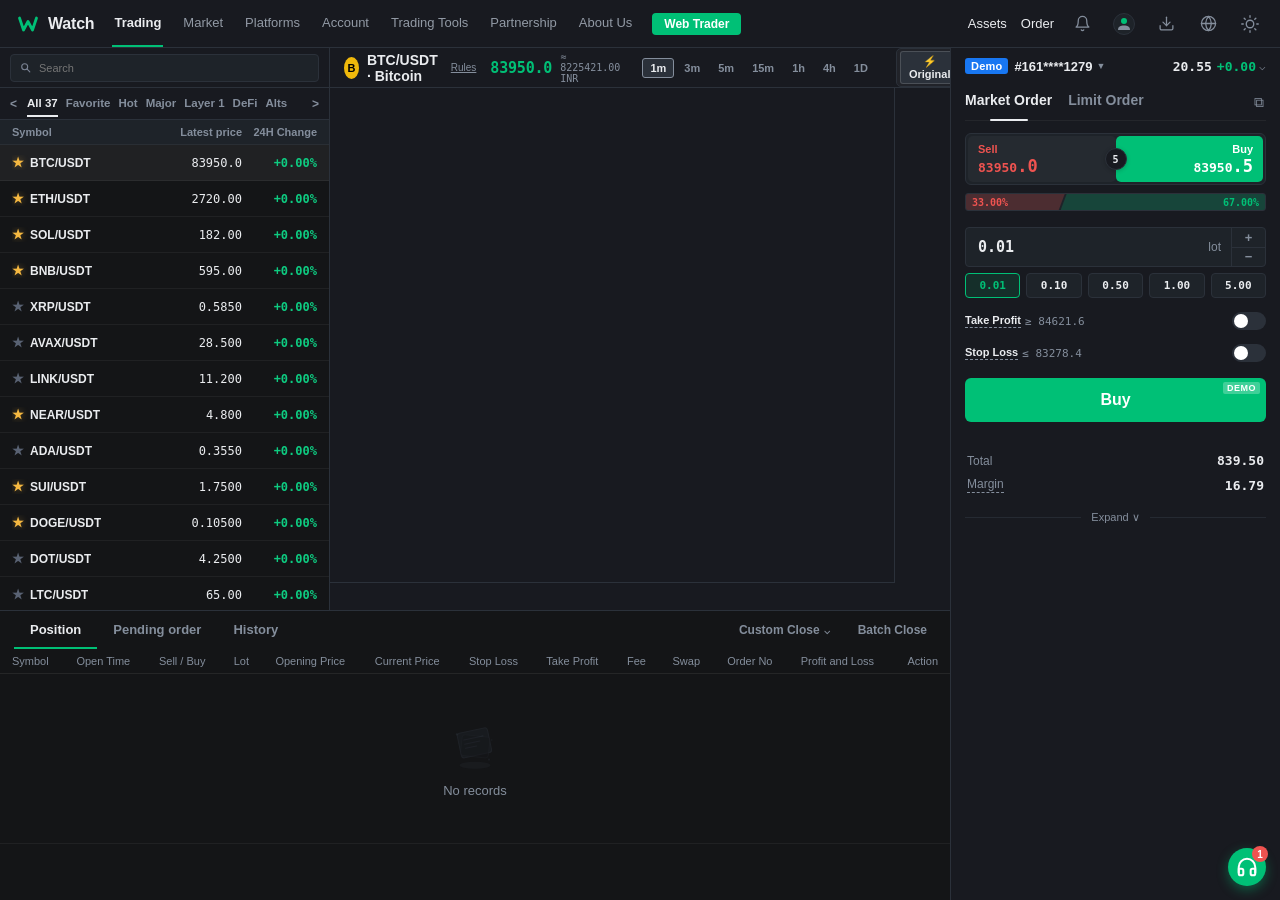
<file: index.html>
<!DOCTYPE html>
<html lang="en">
<head>
    <meta charset="UTF-8">
    <meta name="viewport" content="width=device-width, initial-scale=1.0, maximum-scale=1.0, user-scalable=no">
    <title>Watch · Autonomous Web Trader</title>
    
    <link rel="icon" type="image/svg+xml" href="data:image/svg+xml,<svg xmlns='http://www.w3.org/2000/svg' viewBox='0 0 32 32' fill='none'><circle cx='16' cy='16' r='15' fill='%230B0E11' stroke='%2300C076' stroke-width='2'/><path d='M8 10 L12 22 L16 13 L20 22 L24 10' stroke='%2300C076' stroke-width='3' stroke-linecap='round' stroke-linejoin='round'/></svg>">
    
    <!-- &#128737;ï¸ Complete Browser Extension Noise & Crash Shield (MetaMask/Web3/Grammarly/ContentScripts) -->
    <script>
        (function() {
            // Complete console override - suppress EVERYTHING from extensions
            const originalConsole = {
                log: console.log,
                error: console.error,
                warn: console.warn,
                info: console.info,
                debug: console.debug
            };

            // Block all extension-related noise with comprehensive patterns
            const extensionPatterns = [
                /contentscript/i,
                /webpack_require/i,
                /MaxListenersExceededWarning/i,
                /ObjectMultiplex/i,
                /Grammarly/i,
                /chrome-extension/i,
                /moz-extension/i,
                /app-init-liveness/i,
                /background-liveness/i,
                /orphaned data/i,
                /Permissions policy violation/i,
                /addListener/i,
                /EventEmitter/i,
                /memory leak/i,
                /close listeners added/i,
                /end listeners added/i,
                /unload is not allowed/i,
                /message channel closed/i,
                /asynchronous response/i,
                /listener indicated/i,
                /Extension context invalidated/i,
                /MutationObserver/i,
                /parameter 1 is not of type/i,
                /pipe/i,
                /write/i,
                /emit/i,
                /push/i,
                /transform/i,
                /_webpack/i,
                /__webpack_require__/i,
                /webpack_require_/i,
                /\.js:/i,
                /chunk/i,
                /vendor/i,
                /polyfill/i
            ];

            function isExtensionNoise(args) {
                const message = args.map(arg => 
                    typeof arg === 'string' ? arg : 
                    (arg.message || String(arg) || '')
                ).join(' ');
                return extensionPatterns.some(pattern => pattern.test(message));
            }

            // Override all console methods
            ['log', 'error', 'warn', 'info', 'debug'].forEach(method => {
                console[method] = function(...args) {
                    if (isExtensionNoise(args)) return;
                    originalConsole[method].apply(console, args);
                };
            });

            // Intercept all errors with broader pattern matching
            window.addEventListener('error', function(e) {
                const message = e.message || String(e);
                const filename = e.filename || '';
                const combined = message + ' ' + filename;
                if (extensionPatterns.some(pattern => pattern.test(combined))) {
                    e.preventDefault();
                    e.stopPropagation();
                    return true;
                }
            }, true);

            // Intercept promise rejections with broader pattern matching
            window.addEventListener('unhandledrejection', function(e) {
                const reason = String(e.reason || '');
                if (extensionPatterns.some(pattern => pattern.test(reason))) {
                    e.preventDefault();
                    e.stopPropagation();
                    return true;
                }
            }, true);

            // Increase max listeners to prevent warnings
            if (typeof process !== 'undefined' && process.setMaxListeners) {
                process.setMaxListeners(100);
            }
            
            // Suppress any remaining extension noise
            const originalError = Error;
            window.Error = function(...args) {
                const message = args.join(' ');
                if (extensionPatterns.some(pattern => pattern.test(message))) {
                    return originalError();
                }
                return originalError.apply(this, args);
            };
        })();
    </script>

    <!-- Official TradingView Lightweight Charts Library (Local) -->
    <script src="./static/lightweight-charts.js?v=20260922q"></script>

    <link rel="stylesheet" href="./static/css/terminal.css?v=20260923v">

    <!-- Autonomous Client-Side Edge Gateway Adapter (GitHub Pages & Direct Browser Standalone) -->
    <script>
    (function() {
        const WATCHLIST_CATALOG = [
            {"symbol": "BTCUSDT",    "display": "BTC/USDT",    "name": "Bitcoin",       "category": "major",  "precision": 1, "tick_size": 0.10,     "qty_precision": 3, "step_size": 0.001, "min_qty": 0.001, "min_notional": 50.0},
            {"symbol": "ETHUSDT",    "display": "ETH/USDT",    "name": "Ethereum",      "category": "major",  "precision": 2, "tick_size": 0.01,     "qty_precision": 3, "step_size": 0.001, "min_qty": 0.001, "min_notional": 20.0},
            {"symbol": "SOLUSDT",    "display": "SOL/USDT",    "name": "Solana",        "category": "major",  "precision": 2, "tick_size": 0.01,     "qty_precision": 2, "step_size": 0.01,  "min_qty": 0.01,  "min_notional": 5.0},
            {"symbol": "BNBUSDT",    "display": "BNB/USDT",    "name": "BNB",           "category": "major",  "precision": 2, "tick_size": 0.01,     "qty_precision": 2, "step_size": 0.01,  "min_qty": 0.01,  "min_notional": 5.0},
            {"symbol": "XRPUSDT",    "display": "XRP/USDT",    "name": "Ripple",        "category": "major",  "precision": 4, "tick_size": 0.0001,   "qty_precision": 1, "step_size": 0.1,   "min_qty": 0.1,   "min_notional": 5.0},
            {"symbol": "AVAXUSDT",   "display": "AVAX/USDT",   "name": "Avalanche",     "category": "major",  "precision": 3, "tick_size": 0.001,    "qty_precision": 0, "step_size": 1.0,   "min_qty": 1.0,   "min_notional": 5.0},
            {"symbol": "LINKUSDT",   "display": "LINK/USDT",   "name": "Chainlink",     "category": "major",  "precision": 3, "tick_size": 0.001,    "qty_precision": 2, "step_size": 0.01,  "min_qty": 0.01,  "min_notional": 20.0},
            {"symbol": "NEARUSDT",   "display": "NEAR/USDT",   "name": "NEAR Protocol", "category": "layer1", "precision": 3, "tick_size": 0.001,    "qty_precision": 0, "step_size": 1.0,   "min_qty": 1.0,   "min_notional": 5.0},
            {"symbol": "ADAUSDT",    "display": "ADA/USDT",    "name": "Cardano",       "category": "layer1", "precision": 4, "tick_size": 0.0001,   "qty_precision": 0, "step_size": 1.0,   "min_qty": 1.0,   "min_notional": 5.0},
            {"symbol": "SUIUSDT",    "display": "SUI/USDT",    "name": "Sui",           "category": "layer1", "precision": 4, "tick_size": 0.0001,   "qty_precision": 1, "step_size": 0.1,   "min_qty": 0.1,   "min_notional": 5.0},
            {"symbol": "DOGEUSDT",   "display": "DOGE/USDT",   "name": "Dogecoin",      "category": "major",  "precision": 5, "tick_size": 0.00001,  "qty_precision": 0, "step_size": 1.0,   "min_qty": 1.0,   "min_notional": 5.0},
            {"symbol": "DOTUSDT",    "display": "DOT/USDT",    "name": "Polkadot",      "category": "layer1", "precision": 4, "tick_size": 0.0001,   "qty_precision": 1, "step_size": 0.1,   "min_qty": 0.1,   "min_notional": 5.0},
            {"symbol": "LTCUSDT",    "display": "LTC/USDT",    "name": "Litecoin",      "category": "major",  "precision": 2, "tick_size": 0.01,     "qty_precision": 3, "step_size": 0.001, "min_qty": 0.001, "min_notional": 20.0},
            {"symbol": "ARBUSDT",    "display": "ARB/USDT",    "name": "Arbitrum",      "category": "alts",   "precision": 5, "tick_size": 0.00001,  "qty_precision": 1, "step_size": 0.1,   "min_qty": 0.1,   "min_notional": 5.0},
            {"symbol": "OPUSDT",     "display": "OP/USDT",     "name": "Optimism",      "category": "alts",   "precision": 5, "tick_size": 0.00001,  "qty_precision": 1, "step_size": 0.1,   "min_qty": 0.1,   "min_notional": 5.0},
            {"symbol": "SEIUSDT",    "display": "SEI/USDT",    "name": "Sei",           "category": "layer1", "precision": 5, "tick_size": 0.00001,  "qty_precision": 0, "step_size": 1.0,   "min_qty": 1.0,   "min_notional": 5.0},
            {"symbol": "INJUSDT",    "display": "INJ/USDT",    "name": "Injective",     "category": "layer1", "precision": 3, "tick_size": 0.001,    "qty_precision": 1, "step_size": 0.1,   "min_qty": 0.1,   "min_notional": 5.0},
            {"symbol": "WIFUSDT",    "display": "WIF/USDT",    "name": "dogwifhat",     "category": "alts",   "precision": 4, "tick_size": 0.0001,   "qty_precision": 1, "step_size": 0.1,   "min_qty": 0.1,   "min_notional": 5.0},
            {"symbol": "PENDLEUSDT", "display": "PENDLE/USDT", "name": "Pendle",        "category": "defi",   "precision": 4, "tick_size": 0.0001,   "qty_precision": 0, "step_size": 1.0,   "min_qty": 1.0,   "min_notional": 5.0},
            {"symbol": "JUPUSDT",    "display": "JUP/USDT",    "name": "Jupiter",       "category": "defi",   "precision": 4, "tick_size": 0.0001,   "qty_precision": 0, "step_size": 1.0,   "min_qty": 1.0,   "min_notional": 5.0},
            {"symbol": "RENDERUSDT", "display": "RENDER/USDT", "name": "Render",        "category": "alts",   "precision": 3, "tick_size": 0.001,    "qty_precision": 1, "step_size": 0.1,   "min_qty": 0.1,   "min_notional": 5.0},
            {"symbol": "AAVEUSDT",   "display": "AAVE/USDT",   "name": "Aave",          "category": "defi",   "precision": 2, "tick_size": 0.01,     "qty_precision": 1, "step_size": 0.1,   "min_qty": 0.1,   "min_notional": 5.0},
            {"symbol": "UNIUSDT",    "display": "UNI/USDT",    "name": "Uniswap",       "category": "defi",   "precision": 3, "tick_size": 0.001,    "qty_precision": 0, "step_size": 1.0,   "min_qty": 1.0,   "min_notional": 5.0},
            {"symbol": "CRVUSDT",    "display": "CRV/USDT",    "name": "Curve DAO",     "category": "defi",   "precision": 4, "tick_size": 0.0001,   "qty_precision": 1, "step_size": 0.1,   "min_qty": 0.1,   "min_notional": 5.0},
            {"symbol": "DYDXUSDT",   "display": "DYDX/USDT",   "name": "dYdX",          "category": "defi",   "precision": 4, "tick_size": 0.0001,   "qty_precision": 1, "step_size": 0.1,   "min_qty": 0.1,   "min_notional": 5.0},
            {"symbol": "ENAUSDT",    "display": "ENA/USDT",    "name": "Ethena",        "category": "defi",   "precision": 5, "tick_size": 0.00001,  "qty_precision": 0, "step_size": 1.0,   "min_qty": 1.0,   "min_notional": 5.0},
            {"symbol": "WLDUSDT",    "display": "WLD/USDT",    "name": "Worldcoin",     "category": "alts",   "precision": 4, "tick_size": 0.0001,   "qty_precision": 0, "step_size": 1.0,   "min_qty": 1.0,   "min_notional": 5.0},
            {"symbol": "PYTHUSDT",   "display": "PYTH/USDT",   "name": "Pyth Network",  "category": "alts",   "precision": 5, "tick_size": 0.00001,  "qty_precision": 0, "step_size": 1.0,   "min_qty": 1.0,   "min_notional": 5.0},
            {"symbol": "GMXUSDT",    "display": "GMX/USDT",    "name": "GMX",           "category": "defi",   "precision": 3, "tick_size": 0.001,    "qty_precision": 2, "step_size": 0.01,  "min_qty": 0.01,  "min_notional": 5.0},
            {"symbol": "TIAUSDT",    "display": "TIA/USDT",    "name": "Celestia",      "category": "layer1", "precision": 4, "tick_size": 0.0001,   "qty_precision": 0, "step_size": 1.0,   "min_qty": 1.0,   "min_notional": 5.0},
            {"symbol": "ZROUSDT",    "display": "ZRO/USDT",    "name": "LayerZero",     "category": "alts",   "precision": 4, "tick_size": 0.0001,   "qty_precision": 1, "step_size": 0.1,   "min_qty": 0.1,   "min_notional": 5.0},
            {"symbol": "APEUSDT",    "display": "APE/USDT",    "name": "ApeCoin",       "category": "alts",   "precision": 4, "tick_size": 0.0001,   "qty_precision": 0, "step_size": 1.0,   "min_qty": 1.0,   "min_notional": 5.0},
            {"symbol": "GALAUSDT",   "display": "GALA/USDT",   "name": "Gala",          "category": "alts",   "precision": 6, "tick_size": 0.000001, "qty_precision": 0, "step_size": 1.0,   "min_qty": 1.0,   "min_notional": 5.0},
            {"symbol": "SANDUSDT",   "display": "SAND/USDT",   "name": "The Sandbox",   "category": "alts",   "precision": 5, "tick_size": 0.00001,  "qty_precision": 0, "step_size": 1.0,   "min_qty": 1.0,   "min_notional": 5.0},
            {"symbol": "MANAUSDT",   "display": "MANA/USDT",   "name": "Decentraland",  "category": "alts",   "precision": 5, "tick_size": 0.00001,  "qty_precision": 0, "step_size": 1.0,   "min_qty": 1.0,   "min_notional": 5.0},
            {"symbol": "LRCUSDT",    "display": "LRC/USDT",    "name": "Loopring",      "category": "defi",   "precision": 5, "tick_size": 0.00001,  "qty_precision": 0, "step_size": 1.0,   "min_qty": 1.0,   "min_notional": 5.0},
            {"symbol": "STXUSDT",    "display": "STX/USDT",    "name": "Stacks",        "category": "layer1", "precision": 4, "tick_size": 0.0001,   "qty_precision": 0, "step_size": 1.0,   "min_qty": 1.0,   "min_notional": 5.0}
        ];

        const FALLBACK_PRICES = {
            "BTCUSDT": 83950.00, "ETHUSDT": 2720.00, "SOLUSDT": 182.00, "BNBUSDT": 595.00,
            "XRPUSDT": 0.5850, "AVAXUSDT": 28.50, "LINKUSDT": 11.20, "NEARUSDT": 4.80,
            "ADAUSDT": 0.3550, "SUIUSDT": 1.7500, "DOGEUSDT": 0.10500, "DOTUSDT": 4.25,
            "LTCUSDT": 65.00, "ARBUSDT": 0.5400, "OPUSDT": 1.5200, "SEIUSDT": 0.4200,
            "INJUSDT": 21.50, "WIFUSDT": 2.3500, "PENDLEUSDT": 4.150, "JUPUSDT": 0.8200,
            "RENDERUSDT": 5.60, "AAVEUSDT": 155.00, "UNIUSDT": 7.80, "CRVUSDT": 0.2850,
            "DYDXUSDT": 1.15, "ENAUSDT": 0.3850, "WLDUSDT": 1.95, "PYTHUSDT": 0.3250,
            "GMXUSDT": 24.50, "TIAUSDT": 5.80, "ZROUSDT": 3.95, "APEUSDT": 0.7500,
            "GALAUSDT": 0.02250, "SANDUSDT": 0.2750, "MANAUSDT": 0.2950, "LRCUSDT": 0.00917,
            "STXUSDT": 1.6500
        };

        const CONTRACT_SPECS = {
            "BTCUSDT":    {"lot_size_coins": 1.0,     "pip_val": 0.1,      "prec": 1, "step_size": 0.001, "tick_size": 0.10,     "min_qty": 0.001, "min_notional": 50.0},
            "ETHUSDT":    {"lot_size_coins": 10.0,    "pip_val": 0.01,     "prec": 2, "step_size": 0.001, "tick_size": 0.01,     "min_qty": 0.001, "min_notional": 20.0},
            "SOLUSDT":    {"lot_size_coins": 100.0,   "pip_val": 0.01,     "prec": 2, "step_size": 0.01,  "tick_size": 0.01,     "min_qty": 0.01,  "min_notional": 5.0},
            "BNBUSDT":    {"lot_size_coins": 10.0,    "pip_val": 0.01,     "prec": 2, "step_size": 0.01,  "tick_size": 0.01,     "min_qty": 0.01,  "min_notional": 5.0},
            "XRPUSDT":    {"lot_size_coins": 1000.0,  "pip_val": 0.0001,   "prec": 4, "step_size": 0.1,   "tick_size": 0.0001,   "min_qty": 0.1,   "min_notional": 5.0},
            "AVAXUSDT":   {"lot_size_coins": 100.0,   "pip_val": 0.001,    "prec": 3, "step_size": 1.0,   "tick_size": 0.001,    "min_qty": 1.0,   "min_notional": 5.0},
            "LINKUSDT":   {"lot_size_coins": 100.0,   "pip_val": 0.001,    "prec": 3, "step_size": 0.01,  "tick_size": 0.001,    "min_qty": 0.01,  "min_notional": 20.0},
            "NEARUSDT":   {"lot_size_coins": 1000.0,  "pip_val": 0.001,    "prec": 3, "step_size": 1.0,   "tick_size": 0.001,    "min_qty": 1.0,   "min_notional": 5.0},
            "ADAUSDT":    {"lot_size_coins": 1000.0,  "pip_val": 0.0001,   "prec": 4, "step_size": 1.0,   "tick_size": 0.0001,   "min_qty": 1.0,   "min_notional": 5.0},
            "SUIUSDT":    {"lot_size_coins": 1000.0,  "pip_val": 0.0001,   "prec": 4, "step_size": 0.1,   "tick_size": 0.0001,   "min_qty": 0.1,   "min_notional": 5.0},
            "DOGEUSDT":   {"lot_size_coins": 10000.0, "pip_val": 0.00001,  "prec": 5, "step_size": 1.0,   "tick_size": 0.00001,  "min_qty": 1.0,   "min_notional": 5.0},
            "DOTUSDT":    {"lot_size_coins": 1000.0,  "pip_val": 0.0001,   "prec": 4, "step_size": 0.1,   "tick_size": 0.0001,   "min_qty": 0.1,   "min_notional": 5.0},
            "LTCUSDT":    {"lot_size_coins": 10.0,    "pip_val": 0.01,     "prec": 2, "step_size": 0.001, "tick_size": 0.01,     "min_qty": 0.001, "min_notional": 20.0},
            "ARBUSDT":    {"lot_size_coins": 1000.0,  "pip_val": 0.00001,  "prec": 5, "step_size": 0.1,   "tick_size": 0.00001,  "min_qty": 0.1,   "min_notional": 5.0},
            "OPUSDT":     {"lot_size_coins": 1000.0,  "pip_val": 0.00001,  "prec": 5, "step_size": 0.1,   "tick_size": 0.00001,  "min_qty": 0.1,   "min_notional": 5.0},
            "SEIUSDT":    {"lot_size_coins": 1000.0,  "pip_val": 0.00001,  "prec": 5, "step_size": 1.0,   "tick_size": 0.00001,  "min_qty": 1.0,   "min_notional": 5.0},
            "INJUSDT":    {"lot_size_coins": 100.0,   "pip_val": 0.001,    "prec": 3, "step_size": 0.1,   "tick_size": 0.001,    "min_qty": 0.1,   "min_notional": 5.0},
            "WIFUSDT":    {"lot_size_coins": 1000.0,  "pip_val": 0.0001,   "prec": 4, "step_size": 0.1,   "tick_size": 0.0001,   "min_qty": 0.1,   "min_notional": 5.0},
            "PENDLEUSDT": {"lot_size_coins": 1000.0,  "pip_val": 0.0001,   "prec": 4, "step_size": 1.0,   "tick_size": 0.0001,   "min_qty": 1.0,   "min_notional": 5.0},
            "JUPUSDT":    {"lot_size_coins": 1000.0,  "pip_val": 0.0001,   "prec": 4, "step_size": 1.0,   "tick_size": 0.0001,   "min_qty": 1.0,   "min_notional": 5.0},
            "RENDERUSDT": {"lot_size_coins": 100.0,   "pip_val": 0.001,    "prec": 3, "step_size": 0.1,   "tick_size": 0.001,    "min_qty": 0.1,   "min_notional": 5.0},
            "AAVEUSDT":   {"lot_size_coins": 10.0,    "pip_val": 0.01,     "prec": 2, "step_size": 0.1,   "tick_size": 0.01,     "min_qty": 0.1,   "min_notional": 5.0},
            "UNIUSDT":    {"lot_size_coins": 100.0,   "pip_val": 0.001,    "prec": 3, "step_size": 1.0,   "tick_size": 0.001,    "min_qty": 1.0,   "min_notional": 5.0},
            "CRVUSDT":    {"lot_size_coins": 1000.0,  "pip_val": 0.0001,   "prec": 4, "step_size": 0.1,   "tick_size": 0.0001,   "min_qty": 0.1,   "min_notional": 5.0},
            "DYDXUSDT":   {"lot_size_coins": 1000.0,  "pip_val": 0.0001,   "prec": 4, "step_size": 0.1,   "tick_size": 0.0001,   "min_qty": 0.1,   "min_notional": 5.0},
            "ENAUSDT":    {"lot_size_coins": 1000.0,  "pip_val": 0.00001,  "prec": 5, "step_size": 1.0,   "tick_size": 0.00001,  "min_qty": 1.0,   "min_notional": 5.0},
            "WLDUSDT":    {"lot_size_coins": 1000.0,  "pip_val": 0.0001,   "prec": 4, "step_size": 1.0,   "tick_size": 0.0001,   "min_qty": 1.0,   "min_notional": 5.0},
            "PYTHUSDT":   {"lot_size_coins": 1000.0,  "pip_val": 0.00001,  "prec": 5, "step_size": 1.0,   "tick_size": 0.00001,  "min_qty": 1.0,   "min_notional": 5.0},
            "GMXUSDT":    {"lot_size_coins": 10.0,    "pip_val": 0.001,    "prec": 3, "step_size": 0.01,  "tick_size": 0.001,    "min_qty": 0.01,  "min_notional": 5.0},
            "TIAUSDT":    {"lot_size_coins": 100.0,   "pip_val": 0.0001,   "prec": 4, "step_size": 1.0,   "tick_size": 0.0001,   "min_qty": 1.0,   "min_notional": 5.0},
            "ZROUSDT":    {"lot_size_coins": 100.0,   "pip_val": 0.0001,   "prec": 4, "step_size": 0.1,   "tick_size": 0.0001,   "min_qty": 0.1,   "min_notional": 5.0},
            "APEUSDT":    {"lot_size_coins": 1000.0,  "pip_val": 0.0001,   "prec": 4, "step_size": 1.0,   "tick_size": 0.0001,   "min_qty": 1.0,   "min_notional": 5.0},
            "GALAUSDT":   {"lot_size_coins": 10000.0, "pip_val": 0.000001, "prec": 6, "step_size": 1.0,   "tick_size": 0.000001, "min_qty": 1.0,   "min_notional": 5.0},
            "SANDUSDT":   {"lot_size_coins": 1000.0,  "pip_val": 0.00001,  "prec": 5, "step_size": 1.0,   "tick_size": 0.00001,  "min_qty": 1.0,   "min_notional": 5.0},
            "MANAUSDT":   {"lot_size_coins": 1000.0,  "pip_val": 0.00001,  "prec": 5, "step_size": 1.0,   "tick_size": 0.00001,  "min_qty": 1.0,   "min_notional": 5.0},
            "LRCUSDT":    {"lot_size_coins": 1000.0,  "pip_val": 0.00001,  "prec": 5, "step_size": 1.0,   "tick_size": 0.00001,  "min_qty": 1.0,   "min_notional": 5.0},
            "STXUSDT":    {"lot_size_coins": 1000.0,  "pip_val": 0.0001,   "prec": 4, "step_size": 1.0,   "tick_size": 0.0001,   "min_qty": 1.0,   "min_notional": 5.0}
        };

        function getContractSize(sym) {
            return CONTRACT_SPECS[sym]?.lot_size_coins || 1.0;
        }

        function getInitialPortfolio(isLive) {
            return {
                "wallet_balance": 20.55,
                "safe_vault": 0.0,
                "total_equity": 20.55,
                "peak_equity": 20.55,
                "max_drawdown_usd": 0.0,
                "max_drawdown_pct": 0.0,
                "current_session_id": isLive ? "LIVE" : 1,
                "current_session_name": isLive ? "Binance Master Futures [LIVE ⚡]" : "Paper Trading Session",
                "session_pnl": 0.0,
                "session_trades_count": 0,
                "session_locked": false,
                "is_live_account": !!isLive,
                "stats": {
                    "total_trades": 0,
                    "wins": 0,
                    "losses": 0,
                    "breakevens": 0,
                    "decided_win_rate_pct": 100.0,
                    "non_losing_rate_pct": 100.0,
                    "profit_factor": 0.0,
                    "total_fees_paid": 0.0,
                    "total_net_profit": 0.0
                },
                "active_positions": [],
                "closed_trades": [],
                "equity_history": [{"timestamp": new Date().toLocaleTimeString(), "equity": 20.55}]
            };
        }

        function loadPortfolio(isLive) {
            const key = isLive ? "tradew_live_portfolio" : "tradew_demo_portfolio";
            try {
                const raw = localStorage.getItem(key);
                if (raw) {
                    const parsed = JSON.parse(raw);
                    parsed.is_live_account = !!isLive;
                    return parsed;
                }
            } catch(e) {}
            const init = getInitialPortfolio(isLive);
            savePortfolio(init, isLive);
            return init;
        }

        function savePortfolio(st, isLive) {
            const key = isLive ? "tradew_live_portfolio" : "tradew_demo_portfolio";
            try {
                localStorage.setItem(key, JSON.stringify(st));
            } catch(e) {}
        }

        // Cache for live tickers
        let liveTickerMap = {};
        let lastTickerFetch = 0;

        async function fetchBinanceTickers() {
            const now = Date.now();
            if (now - lastTickerFetch < 2000 && Object.keys(liveTickerMap).length > 0) {
                return liveTickerMap;
            }
            const endpoints = [
                "https://data-api.binance.vision/api/v3/ticker/24hr",
                "https://api.binance.com/api/v3/ticker/24hr"
            ];
            for (const ep of endpoints) {
                try {
                    const r = await originalFetch(ep, { cache: "no-store" });
                    if (r.ok) {
                        const data = await r.json();
                        if (Array.isArray(data)) {
                            for (const item of data) {
                                liveTickerMap[item.symbol] = item;
                            }
                            lastTickerFetch = now;
                            return liveTickerMap;
                        }
                    }
                } catch(e) {}
            }
            return liveTickerMap;
        }

        // Intercept native fetch
        const originalFetch = window.fetch;
        window.fetch = async function(input, init) {
            let url = typeof input === "string" ? input : (input?.url || "");
            
            // If running against real localhost server with port 5000, attempt server first
            const isLocal = window.location.hostname === "localhost" || window.location.hostname === "127.0.0.1";
            if (isLocal && window.location.port === "5000") {
                try {
                    return await originalFetch(input, init);
                } catch(e) {
                    // Fallthrough to client gateway if server down
                }
            }

            // Client-Side Gateway Handler for GitHub Pages & Offline
            try {
                // 1. /api/watchlist
                if (url.includes("/api/watchlist")) {
                    await fetchBinanceTickers();
                    const list = WATCHLIST_CATALOG.map(c => {
                        const t = liveTickerMap[c.symbol];
                        const lastP = t ? parseFloat(t.lastPrice) : (FALLBACK_PRICES[c.symbol] || 10.0);
                        const chg = t ? parseFloat(t.priceChangePercent) : 0.0;
                        const hi = t ? parseFloat(t.highPrice) : (lastP * 1.02);
                        const lo = t ? parseFloat(t.lowPrice) : (lastP * 0.98);
                        const vol = t ? parseFloat(t.quoteVolume) : 1000000;
                        return {
                            symbol: c.symbol,
                            display: c.display,
                            name: c.name,
                            category: c.category,
                            precision: c.precision,
                            tick_size: c.tick_size,
                            step_size: c.step_size,
                            min_qty: c.min_qty,
                            min_notional: c.min_notional,
                            qty_precision: c.qty_precision,
                            lastPrice: lastP,
                            priceChangePercent: chg,
                            highPrice: hi,
                            lowPrice: lo,
                            quoteVolume: vol
                        };
                    });
                    return new Response(JSON.stringify(list), {
                        status: 200,
                        headers: { "Content-Type": "application/json" }
                    });
                }

                // 2. /api/ticker24h
                if (url.includes("/api/ticker24h")) {
                    const u = new URL(url, window.location.href);
                    const sym = (u.searchParams.get("symbol") || "BTCUSDT").toUpperCase();
                    await fetchBinanceTickers();
                    const t = liveTickerMap[sym];
                    const p = t ? t.lastPrice : String(FALLBACK_PRICES[sym] || 100.0);
                    const chg = t ? t.priceChangePercent : "0.00";
                    const hi = t ? t.highPrice : String(parseFloat(p) * 1.02);
                    const lo = t ? t.lowPrice : String(parseFloat(p) * 0.98);
                    const ret = {
                        symbol: sym,
                        lastPrice: p,
                        priceChangePercent: chg,
                        highPrice: hi,
                        lowPrice: lo,
                        volume: t?.volume || "1000.0",
                        quoteVolume: t?.quoteVolume || "50000000.0"
                    };
                    return new Response(JSON.stringify(ret), {
                        status: 200,
                        headers: { "Content-Type": "application/json" }
                    });
                }

                // 3. /api/klines
                if (url.includes("/api/klines")) {
                    const u = new URL(url, window.location.href);
                    const sym = (u.searchParams.get("symbol") || "BTCUSDT").toUpperCase();
                    const interval = u.searchParams.get("interval") || "1m";
                    const limit = u.searchParams.get("limit") || "1000";

                    const klineUrls = [
                        `https://data-api.binance.vision/api/v3/klines?symbol=${sym}&interval=${interval}&limit=${limit}`,
                        `https://api.binance.com/api/v3/klines?symbol=${sym}&interval=${interval}&limit=${limit}`
                    ];
                    for (const kUrl of klineUrls) {
                        try {
                            const res = await originalFetch(kUrl);
                            if (res.ok) {
                                const raw = await res.json();
                                if (Array.isArray(raw)) {
                                    const candles = raw.map(b => ({
                                        time: Math.floor(b[0] / 1000),
                                        open: parseFloat(b[1]),
                                        high: parseFloat(b[2]),
                                        low: parseFloat(b[3]),
                                        close: parseFloat(b[4]),
                                        volume: parseFloat(b[5])
                                    }));
                                    return new Response(JSON.stringify(candles), {
                                        status: 200,
                                        headers: { "Content-Type": "application/json" }
                                    });
                                }
                            }
                        } catch(e) {}
                    }
                    return new Response("[]", { status: 200, headers: { "Content-Type": "application/json" } });
                }

                // 4. /api/demo/state & /api/live/state
                if (url.includes("/api/demo/state") || url.includes("/api/live/state")) {
                    const isLive = url.includes("/api/live/state");
                    const st = loadPortfolio(isLive);
                    st.active_positions = st.active_positions || [];
                    st.pending_orders = st.pending_orders || [];

                    // Settle pending limit orders if market price reached limit price (Maker Fee: 0.02%)
                    const pending = st.pending_orders;
                    const remainingPending = [];
                    for (const ord of pending) {
                        const sym = ord.symbol;
                        const t = liveTickerMap[sym];
                        const currPrice = t ? parseFloat(t.lastPrice) : (FALLBACK_PRICES[sym] || ord.order_price);
                        const isBuy = String(ord.type || ord.side || "BUY").toUpperCase().includes("BUY");
                        const isFilled = isBuy ? (currPrice <= ord.order_price) : (currPrice >= ord.order_price);
                        if (isFilled && ord.order_price > 0) {
                            const cSize = getContractSize(sym);
                            const notional = ord.order_price * ord.volume_lots * cSize;
                            const makerFee = Math.round(notional * 0.0002 * 1000) / 1000; // Binance Maker Fee: 0.02%
                            const newPos = {
                                pos_id: (isLive ? "REAL-" : "POS-") + Math.floor(100000 + Math.random() * 900000),
                                order_no: ord.order_no,
                                symbol: sym,
                                side: isBuy ? "BUY" : "SELL",
                                order_type: "LIMIT",
                                volume_lots: ord.volume_lots,
                                entry_price: ord.order_price,
                                current_price: currPrice,
                                sl_price: ord.sl_price,
                                tp_price: ord.tp_price,
                                fee: makerFee,
                                fee_rate: 0.0002,
                                entry_time: new Date().toLocaleTimeString(),
                                is_risk_free: false,
                                is_real: isLive,
                                tranches: { queen: { tp_price: ord.tp_price } }
                            };
                            st.wallet_balance = Math.round((st.wallet_balance - makerFee) * 100) / 100;
                            st.total_equity = Math.round((st.wallet_balance + (st.safe_vault || 0)) * 100) / 100;
                            st.active_positions.unshift(newPos);
                        } else {
                            remainingPending.push(ord);
                        }
                    }
                    st.pending_orders = remainingPending;

                    // Settle active positions with live prices
                    const active = st.active_positions;
                    const remaining = [];
                    for (const pos of active) {
                        const sym = pos.symbol;
                        const t = liveTickerMap[sym];
                        const currPrice = t ? parseFloat(t.lastPrice) : (FALLBACK_PRICES[sym] || pos.entry_price);
                        pos.current_price = currPrice;
                        const isBuy = pos.side === "BUY" || pos.side === "LONG";
                        const diff = isBuy ? (currPrice - pos.entry_price) : (pos.entry_price - currPrice);
                        const isRealPos = Boolean(pos.is_real || isLive || (pos.pos_id && String(pos.pos_id).startsWith("REAL-")));
                        const cSize = isRealPos ? 1.0 : getContractSize(sym);
                        pos.unrealized_pnl = Math.round((diff * pos.volume_lots * cSize) * 100) / 100;

                        // Check SL / TP
                        const sl = pos.sl_price ? parseFloat(pos.sl_price) : null;
                        const tp = pos.tp_price ? parseFloat(pos.tp_price) : null;
                        const hitSl = sl && (isBuy ? currPrice <= sl : currPrice >= sl);
                        const hitTp = tp && (isBuy ? currPrice >= tp : currPrice <= tp);

                        if (hitSl || hitTp) {
                            const closeP = hitTp ? tp : sl;
                            const exitDiff = isBuy ? (closeP - pos.entry_price) : (pos.entry_price - closeP);
                            const exitNotional = closeP * pos.volume_lots * cSize;
                            // Take Profit = Maker Limit Order (0.02%), Stop Loss = Market Taker Order (0.05%)
                            const closeFeeRate = hitTp ? 0.0002 : 0.0005;
                            const closeFee = Math.round(exitNotional * closeFeeRate * 1000) / 1000;
                            const grossPnl = Math.round((exitDiff * pos.volume_lots * cSize) * 100) / 100;
                            const totalFee = Math.round(((pos.fee || 0) + closeFee) * 1000) / 1000;
                            const finalPnl = Math.round((grossPnl - totalFee) * 100) / 100;
                            const netCredited = Math.round((grossPnl - closeFee) * 100) / 100;
                            let vaultSweep = 0;
                            if (finalPnl > 0) {
                                vaultSweep = Math.round(finalPnl * 0.20 * 100) / 100;
                                st.safe_vault = Math.round((st.safe_vault + vaultSweep) * 100) / 100;
                                st.wallet_balance = Math.round((st.wallet_balance + netCredited - vaultSweep) * 100) / 100;
                            } else {
                                st.wallet_balance = Math.round((st.wallet_balance + netCredited) * 100) / 100;
                            }
                            st.session_pnl = Math.round((st.session_pnl + finalPnl) * 100) / 100;
                            st.total_equity = Math.round((st.wallet_balance + st.safe_vault) * 100) / 100;
                            st.stats.total_trades++;
                            if (finalPnl > 0) st.stats.wins++;
                            else if (finalPnl < 0) st.stats.losses++;
                            else st.stats.breakevens++;
                            const decided = st.stats.wins + st.stats.losses;
                            st.stats.decided_win_rate_pct = decided > 0 ? Math.round((st.stats.wins / decided * 1000) / 10) : 100.0;

                            st.closed_trades.unshift({
                                pos_id: pos.pos_id,
                                symbol: sym,
                                side: pos.side,
                                volume_lots: pos.volume_lots,
                                entry_time: pos.entry_time,
                                closed_time: new Date().toLocaleTimeString(),
                                entry_price: pos.entry_price,
                                close_price: closeP,
                                sl_price: pos.sl_price,
                                tp_price: pos.tp_price,
                                total_fee: totalFee,
                                swap: 0.0,
                                final_net_pnl: finalPnl,
                                exit_reason: hitTp ? "Take Profit Hit (Maker 0.02%)" : "Stop Loss Hit (Taker 0.05%)"
                            });
                        } else {
                            remaining.push(pos);
                        }
                    }
                    st.active_positions = remaining;
                    st.is_live_account = isLive;
                    savePortfolio(st, isLive);
                    return new Response(JSON.stringify(st), {
                        status: 200,
                        headers: { "Content-Type": "application/json" }
                    });
                }

                // 5. /api/order & /api/live/order
                if ((url.includes("/api/order") || url.includes("/api/live/order")) && !url.includes("/api/order/") && init?.method === "POST") {
                    const isLive = url.includes("/api/live/order");
                    const body = JSON.parse(init.body || "{}");
                    const st = loadPortfolio(isLive);
                    const sym = (body.symbol || "BTCUSDT").toUpperCase();
                    const isLimit = Boolean(body.is_limit || body.order_type === "LIMIT");
                    const entryP = parseFloat(body.client_price || body.current_price || body.entry_price || (isLimit ? body.limit_price : null) || liveTickerMap[sym]?.lastPrice || FALLBACK_PRICES[sym] || 100);
                    const vol = parseFloat(body.volume_lots || body.lot || body.volume || 0.01);
                    const side = (body.side || body.cmd || "BUY").toUpperCase();
                    const isRealPos = Boolean(isLive || (body.pos_id && String(body.pos_id).startsWith("REAL-")));
                    const cSize = isRealPos ? 1.0 : getContractSize(sym);
                    const notional = entryP * vol * cSize;
                    const margin = notional / 50.0;
                    // Binance Futures Fees: Maker = 0.02% (Limit), Taker = 0.05% (Market)
                    const feeRate = isLimit ? 0.0002 : 0.0005;
                    const fee = Math.round(notional * feeRate * 1000) / 1000;

                    if (isLimit) {
                        const orderNo = String(Math.floor(100000 + Math.random() * 900000));
                        const pendingOrd = {
                            order_no: orderNo,
                            symbol: sym,
                            type: `${side} LIMIT`,
                            side: side,
                            order_type: "LIMIT",
                            place_time: new Date().toLocaleTimeString(),
                            volume_lots: vol,
                            order_price: entryP,
                            current_price: liveTickerMap[sym]?.lastPrice || entryP,
                            fee: fee,
                            fee_rate: 0.0002,
                            sl_price: body.sl_price ? parseFloat(body.sl_price) : null,
                            tp_price: body.tp_price ? parseFloat(body.tp_price) : null,
                            status: "PENDING"
                        };
                        st.pending_orders = st.pending_orders || [];
                        st.pending_orders.unshift(pendingOrd);
                        savePortfolio(st, isLive);
                        return new Response(JSON.stringify({ status: "SUCCESS", order_no: orderNo, fee: fee, fee_rate: 0.0002, message: `Limit order #${orderNo} placed (Maker fee: 0.02%)` }), {
                            status: 200,
                            headers: { "Content-Type": "application/json" }
                        });
                    }

                    const newPos = {
                        pos_id: (isLive ? "REAL-" : "POS-") + Math.floor(100000 + Math.random() * 900000),
                        order_no: String(Math.floor(100000 + Math.random() * 900000)),
                        symbol: sym,
                        side: side,
                        order_type: "MARKET",
                        volume_lots: vol,
                        entry_price: entryP,
                        current_price: entryP,
                        sl_price: body.sl_price ? parseFloat(body.sl_price) : null,
                        tp_price: body.tp_price ? parseFloat(body.tp_price) : null,
                        margin_locked: Math.round(margin * 100) / 100,
                        fee: fee,
                        fee_rate: 0.0005,
                        unrealized_pnl: 0.0,
                        entry_time: new Date().toLocaleTimeString(),
                        is_risk_free: false,
                        is_real: isLive,
                        tranches: {
                            queen: { tp_price: body.tp_price ? parseFloat(body.tp_price) : null }
                        }
                    };

                    st.wallet_balance = Math.round((st.wallet_balance - fee) * 100) / 100;
                    st.total_equity = Math.round((st.wallet_balance + (st.safe_vault || 0)) * 100) / 100;
                    st.active_positions.push(newPos);
                    savePortfolio(st, isLive);
                    return new Response(JSON.stringify({ status: "SUCCESS", pos_id: newPos.pos_id, fee: fee, fee_rate: 0.0005, message: "Market order executed at $" + entryP + " (Taker fee: 0.05%)" }), {
                        status: 200,
                        headers: { "Content-Type": "application/json" }
                    });
                }

                // 6. /api/order/close & /api/live/close
                if (url.includes("/close")) {
                    const body = JSON.parse(init?.body || "{}");
                    const posId = body.pos_id;
                    for (const isLive of [true, false]) {
                        const st = loadPortfolio(isLive);
                        const active = st.active_positions || [];
                        const remaining = [];
                        let closedPos = null;

                        for (const p of active) {
                            if (p.pos_id === posId) {
                                closedPos = p;
                            } else {
                                remaining.push(p);
                            }
                        }

                        if (closedPos) {
                            const sym = closedPos.symbol;
                            const isBuy = closedPos.side === "BUY" || closedPos.side === "LONG";
                            const closeP = Number(closedPos.current_price) || Number(closedPos.entry_price);
                            const exitDiff = isBuy ? (closeP - closedPos.entry_price) : (closedPos.entry_price - closeP);
                            const isRealPos = Boolean(closedPos.is_real || isLive || (closedPos.pos_id && String(closedPos.pos_id).startsWith("REAL-")));
                            const cSize = isRealPos ? 1.0 : getContractSize(sym);
                            const isLimitClose = (body.reason === "TP_HIT" || body.is_limit);
                            const closeFeeRate = isLimitClose ? 0.0002 : 0.0005;
                            const closeFee = Math.round(exitNotional * closeFeeRate * 1000) / 1000;
                            const grossPnl = Math.round((exitDiff * closedPos.volume_lots * cSize) * 100) / 100;
                            const totalFee = Math.round(((closedPos.fee || 0) + closeFee) * 1000) / 1000;
                            const finalPnl = Math.round((grossPnl - totalFee) * 100) / 100;
                            const netCredited = Math.round((grossPnl - closeFee) * 100) / 100;

                            let vaultSweep = 0;
                            if (finalPnl > 0) {
                                vaultSweep = Math.round(finalPnl * 0.20 * 100) / 100;
                                st.safe_vault = Math.round((st.safe_vault + vaultSweep) * 100) / 100;
                                st.wallet_balance = Math.round((st.wallet_balance + netCredited - vaultSweep) * 100) / 100;
                            } else {
                                st.wallet_balance = Math.round((st.wallet_balance + netCredited) * 100) / 100;
                            }
                            st.session_pnl = Math.round((st.session_pnl + finalPnl) * 100) / 100;
                            st.total_equity = Math.round((st.wallet_balance + st.safe_vault) * 100) / 100;
                            st.stats.total_trades++;
                            if (finalPnl > 0) st.stats.wins++;
                            else if (finalPnl < 0) st.stats.losses++;
                            else st.stats.breakevens++;
                            const decided = st.stats.wins + st.stats.losses;
                            st.stats.decided_win_rate_pct = decided > 0 ? Math.round((st.stats.wins / decided * 1000) / 10) : 100.0;

                            st.closed_trades.unshift({
                                pos_id: closedPos.pos_id,
                                symbol: closedPos.symbol,
                                side: closedPos.side,
                                volume_lots: closedPos.volume_lots,
                                entry_time: closedPos.entry_time,
                                closed_time: new Date().toLocaleTimeString(),
                                entry_price: closedPos.entry_price,
                                close_price: closeP,
                                sl_price: closedPos.sl_price,
                                tp_price: closedPos.tp_price,
                                total_fee: totalFee,
                                swap: 0.0,
                                final_net_pnl: finalPnl,
                                exit_reason: "Manual Close"
                            });
                            st.active_positions = remaining;
                            savePortfolio(st, isLive);
                            return new Response(JSON.stringify({ status: "SUCCESS", message: "Position closed" }), {
                                status: 200,
                                headers: { "Content-Type": "application/json" }
                            });
                        }
                    }
                    return new Response(JSON.stringify({ status: "ERROR", message: "Position not found" }), {
                        status: 404,
                        headers: { "Content-Type": "application/json" }
                    });
                }

                // 7. /api/order/edit_sltp
                if (url.includes("/api/order/edit_sltp")) {
                    const body = JSON.parse(init?.body || "{}");
                    const posId = body.pos_id;
                    let found = false;
                    for (const isLive of [true, false]) {
                        const st = loadPortfolio(isLive);
                        for (const p of (st.active_positions || [])) {
                            if (p.pos_id === posId) {
                                if (body.type === "SL") {
                                    p.sl_price = body.clear ? null : parseFloat(body.price);
                                } else {
                                    p.tp_price = body.clear ? null : parseFloat(body.price);
                                    if (p.tranches && p.tranches.queen) p.tranches.queen.tp_price = p.tp_price;
                                }
                                found = true;
                                break;
                            }
                        }
                        if (found) {
                            savePortfolio(st, isLive);
                            break;
                        }
                    }
                    return new Response(JSON.stringify({ status: "SUCCESS", pos_id: posId, type: body.type, price: body.price }), {
                        status: 200,
                        headers: { "Content-Type": "application/json" }
                    });
                }

                // 8. /api/order/breakeven
                if (url.includes("/api/order/breakeven")) {
                    const body = JSON.parse(init?.body || "{}");
                    const posId = body.pos_id;
                    let found = false;
                    for (const isLive of [true, false]) {
                        const st = loadPortfolio(isLive);
                        for (const p of (st.active_positions || [])) {
                            if (p.pos_id === posId) {
                                const pip = CONTRACT_SPECS[p.symbol]?.pip_val || 0.1;
                                if (p.side === "BUY" || p.side === "LONG") {
                                    p.sl_price = Math.round((p.entry_price + (2 * pip)) * 100) / 100;
                                } else {
                                    p.sl_price = Math.round((p.entry_price - (2 * pip)) * 100) / 100;
                                }
                                p.is_risk_free = true;
                                found = true;
                                break;
                            }
                        }
                        if (found) {
                            savePortfolio(st, isLive);
                            break;
                        }
                    }
                    return new Response(JSON.stringify({ status: "SUCCESS", message: "Position locked to breakeven" }), {
                        status: 200,
                        headers: { "Content-Type": "application/json" }
                    });
                }

                // 9. /api/order/cancel_pending
                if (url.includes("/api/order/cancel_pending")) {
                    const body = JSON.parse(init?.body || "{}");
                    const orderNo = String(body.order_no || "");
                    for (const isLive of [true, false]) {
                        const st = loadPortfolio(isLive);
                        st.pending_orders = (st.pending_orders || []).filter(o => String(o.order_no) !== orderNo);
                        savePortfolio(st, isLive);
                    }
                    return new Response(JSON.stringify({ status: "SUCCESS", message: `Order #${orderNo} cancelled` }), {
                        status: 200,
                        headers: { "Content-Type": "application/json" }
                    });
                }

                // 10. /api/order/batch_close
                if (url.includes("/api/order/batch_close")) {
                    const body = JSON.parse(init?.body || "{}");
                    const filter = body.filter || "ALL";
                    for (const isLive of [true, false]) {
                        const st = loadPortfolio(isLive);
                        const active = st.active_positions || [];
                        const remaining = [];

                        for (const p of active) {
                            const pnl = p.unrealized_pnl || 0.0;
                            const match = (filter === "ALL") || (filter === "PROFIT" && pnl > 0) || (filter === "LOSS" && pnl < 0);
                            if (match) {
                                let vaultSweep = 0;
                                if (pnl > 0) {
                                    vaultSweep = Math.round(pnl * 0.20 * 100) / 100;
                                    st.safe_vault = Math.round((st.safe_vault + vaultSweep) * 100) / 100;
                                    st.wallet_balance = Math.round((st.wallet_balance + pnl - vaultSweep) * 100) / 100;
                                } else {
                                    st.wallet_balance = Math.round((st.wallet_balance + pnl) * 100) / 100;
                                }
                                st.session_pnl = Math.round((st.session_pnl + pnl) * 100) / 100;
                                st.total_equity = Math.round((st.wallet_balance + st.safe_vault) * 100) / 100;
                                st.stats.total_trades++;
                                if (pnl > 0) st.stats.wins++;
                                else if (pnl < 0) st.stats.losses++;
                                else st.stats.breakevens++;
                                const decided = st.stats.wins + st.stats.losses;
                                st.stats.decided_win_rate_pct = decided > 0 ? Math.round((st.stats.wins / decided * 1000) / 10) : 100.0;

                                st.closed_trades.unshift({
                                    pos_id: p.pos_id,
                                    symbol: p.symbol,
                                    side: p.side,
                                    volume_lots: p.volume_lots,
                                    entry_time: p.entry_time,
                                    closed_time: new Date().toLocaleTimeString(),
                                    entry_price: p.entry_price,
                                    close_price: p.current_price,
                                    sl_price: p.sl_price,
                                    tp_price: p.tp_price,
                                    total_fee: p.fee,
                                    swap: 0.0,
                                    final_net_pnl: pnl,
                                    exit_reason: "Batch Close"
                                });
                            } else {
                                remaining.push(p);
                            }
                        }
                        st.active_positions = remaining;
                        savePortfolio(st, isLive);
                    }
                    return new Response(JSON.stringify({ status: "SUCCESS" }), {
                        status: 200,
                        headers: { "Content-Type": "application/json" }
                    });
                }

                // 10. /api/demo/reset
                if (url.includes("/api/demo/reset")) {
                    const initSt = getInitialPortfolio();
                    savePortfolio(initSt);
                    return new Response(JSON.stringify({ status: "SUCCESS" }), {
                        status: 200,
                        headers: { "Content-Type": "application/json" }
                    });
                }

                // 11. /api/rust/status
                if (url.includes("/api/rust/status")) {
                    return new Response(JSON.stringify({
                        status: "ONLINE",
                        connected: true,
                        latency_ns: 320,
                        engine: "Watch Quantum Nanosecond Matcher"
                    }), {
                        status: 200,
                        headers: { "Content-Type": "application/json" }
                    });
                }

            } catch(e) {
                console.warn("[Gateway] Intercept error:", e);
            }

            return originalFetch(input, init);
        };
    })();
    </script>

</head>
<body class="theme-dark">

    <!-- TOP NAVBAR (48px - 100% TradeW Match to media_1789955909263.png) -->
    <header class="navbar tradew-navbar">
        <div class="nav-left">
            <!-- Watch Authentic Brand Logo with W icon -->
            <div class="tradew-brand-wrap" onclick="window.location.reload()">
                <svg width="24" height="24" viewBox="0 0 24 24" fill="none">
                    <path d="M3.5 6 L7.5 18 L12 9.5 L16.5 18 L20.5 6" stroke="#00C076" stroke-width="2.8" stroke-linecap="round" stroke-linejoin="round"/>
                </svg>
                <span class="tradew-brand-text">Watch</span>
            </div>

            <!-- Navigation Category Tabs -->
            <div class="tradew-nav-links">
                <span class="tradew-nav-link active">Trading</span>
                <span class="tradew-nav-link">Market</span>
                <span class="tradew-nav-link">Platforms</span>
                <span class="tradew-nav-link">Account</span>
                <span class="tradew-nav-link">Trading Tools</span>
                <span class="tradew-nav-link">Partnership</span>
                <span class="tradew-nav-link">About Us</span>
                <span class="tradew-btn-webtrader">Web Trader</span>
            </div>
        </div>

        <!-- Right Side (Matches media_1789955909263.png + Extra Light/Dark Icon) -->
        <div class="tradew-nav-right-group">
            <span class="tradew-nav-action-text">Assets</span>
            <span class="tradew-nav-action-text">Order</span>

            <!-- Notifications Bell -->
            <div class="tradew-nav-icon-btn" title="Notifications">
                <svg width="17" height="17" viewBox="0 0 24 24" fill="none" stroke="currentColor" stroke-width="1.8" stroke-linecap="round" stroke-linejoin="round">
                    <path d="M18 8A6 6 0 0 0 6 8c0 7-3 9-3 9h18s-3-2-3-9"></path>
                    <path d="M13.73 21a2 2 0 0 1-3.46 0"></path>
                </svg>
            </div>

            <!-- User Avatar Profile -->
            <div class="tradew-nav-icon-btn" title="Account Profile">
                <div class="tradew-user-avatar">
                    <svg width="18" height="18" viewBox="0 0 24 24" fill="none">
                        <circle cx="12" cy="8" r="4" fill="#00C076"/>
                        <path d="M4 20 C4 15.5 7.5 14 12 14 C16.5 14 20 15.5 20 20" fill="#848E9C"/>
                    </svg>
                </div>
            </div>

            <!-- Download App -->
            <div class="tradew-nav-icon-btn" title="Download App">
                <svg width="17" height="17" viewBox="0 0 24 24" fill="none" stroke="currentColor" stroke-width="1.8" stroke-linecap="round" stroke-linejoin="round">
                    <path d="M21 15v4a2 2 0 0 1-2 2H5a2 2 0 0 1-2-2v-4"></path>
                    <polyline points="7 10 12 15 17 10"></polyline>
                    <line x1="12" y1="15" x2="12" y2="3"></line>
                </svg>
            </div>

            <!-- Language / Globe -->
            <div class="tradew-nav-icon-btn" title="Language: English">
                <svg width="17" height="17" viewBox="0 0 24 24" fill="none" stroke="currentColor" stroke-width="1.8" stroke-linecap="round" stroke-linejoin="round">
                    <circle cx="12" cy="12" r="10"></circle>
                    <line x1="2" y1="12" x2="22" y2="12"></line>
                    <path d="M12 2a15.3 15.3 0 0 1 4 10 15.3 15.3 0 0 1-4 10 15.3 15.3 0 0 1-4-10 15.3 15.3 0 0 1 4-10z"></path>
                </svg>
            </div>

            <!-- &#10024; EXTRA ONE LIGHT AND DARK ICON (Matches User Request) -->
            <div class="tradew-nav-icon-btn" id="btn-theme-toggle" onclick="toggleTheme()" title="Switch to Light Theme">
                <svg id="theme-svg-icon" width="18" height="18" viewBox="0 0 24 24" fill="none" stroke="currentColor" stroke-width="1.8" stroke-linecap="round" stroke-linejoin="round">
                    <circle cx="12" cy="12" r="5"></circle>
                    <line x1="12" y1="1" x2="12" y2="3"></line>
                    <line x1="12" y1="21" x2="12" y2="23"></line>
                    <line x1="4.22" y1="4.22" x2="5.64" y2="5.64"></line>
                    <line x1="18.36" y1="18.36" x2="19.78" y2="19.78"></line>
                    <line x1="1" y1="12" x2="3" y2="12"></line>
                    <line x1="21" y1="12" x2="23" y2="12"></line>
                    <line x1="4.22" y1="19.78" x2="5.64" y2="18.36"></line>
                    <line x1="18.36" y1="5.64" x2="19.78" y2="4.22"></line>
                </svg>
            </div>
        </div>
    </header>

    <!-- 3-COLUMN MASTER LAYOUT -->
    <div class="master-layout">

        <!-- COLUMN 1: Trade W Market Watchlist (Matches Image 2) -->
        <aside class="watchlist-col">
            <!-- Search Bar at Top -->
            <div class="tradew-search-bar">
                <div class="tradew-search-input-box">
                    <span class="tradew-search-icon" aria-hidden="true"><svg viewBox="0 0 24 24" focusable="false"><circle cx="10.5" cy="10.5" r="5.5"></circle><path d="m15 15 5 5"></path></svg></span>
                    <input type="text" class="tradew-search-input" id="watchlist-search" placeholder="Search" oninput="filterWatchlist()">
                </div>
            </div>

            <!-- Scrollable Category Carousel: < All 37 Favorite Hot Major Layer 1 DeFi Alts > -->
            <div class="tradew-cat-carousel">
                <button class="tradew-arrow-btn" onclick="scrollWatchlistCats(-1)">&lt;</button>
                <div class="tradew-cat-pills" id="tradew-cat-pills">
                    <button class="tradew-cat-pill active" onclick="setWatchlistCategory('all', this)">All 37</button>
                    <button class="tradew-cat-pill" onclick="setWatchlistCategory('favorite', this)">Favorite</button>
                    <button class="tradew-cat-pill" onclick="setWatchlistCategory('hot', this)">Hot</button>
                    <button class="tradew-cat-pill" onclick="setWatchlistCategory('major', this)">Major</button>
                    <button class="tradew-cat-pill" onclick="setWatchlistCategory('layer1', this)">Layer 1</button>
                    <button class="tradew-cat-pill" onclick="setWatchlistCategory('defi', this)">DeFi</button>
                    <button class="tradew-cat-pill" onclick="setWatchlistCategory('alts', this)">Alts</button>
                </div>
                <button class="tradew-arrow-btn" onclick="scrollWatchlistCats(1)">&gt;</button>
            </div>

            <!-- 3-Column Header: Symbol | Latest price | 24H Change -->
            <div class="tradew-wl-header">
                <span>Symbol</span>
                <span style="text-align: right;">Latest price</span>
                <span style="text-align: right;">24H Change</span>
            </div>

            <!-- Items List -->
            <div class="watchlist-items" id="watchlist-items">
                <!-- Dynamically populated single-line 3-column rows matching Image 2 -->
            </div>
        </aside>

        <!-- COLUMN 2: Center Hero Column (Toolbar + Chart + Bottom Dock) -->
        <main class="center-stage">
            
            <div class="stage-toolbar">
                <div class="toolbar-left" style="gap: 14px;">
                    <div style="display: flex; align-items: center; gap: 8px;">
                        <span style="display: inline-flex; align-items: center; justify-content: center; width: 22px; height: 22px; border-radius: 50%; background: #F0B90B; color: #000; font-weight: 800; font-size: 11px;" id="disp-coin-avatar">B</span>
                        <div style="display: flex; flex-direction: column;">
                            <div style="display: flex; align-items: center; gap: 6px;">
                                <span class="stage-symbol-badge" id="chart-sym-title" style="font-size: 14px; font-weight: 800; color: var(--text-primary);">BTC/USDT Pro</span>
                                <span style="color: #848E9C; font-size: 10px; cursor: pointer; text-decoration: underline;">Rules</span>
                            </div>
                        </div>
                    </div>

                    <div style="display: flex; align-items: center; gap: 8px;">
                        <span class="hero-price-badge up" id="disp-last">--</span>
                        <span style="font-size: 10px; color: #848E9C; font-family: 'Roboto Mono', monospace;" id="disp-inr-equiv">&#8776;--INR</span>
                        <span class="nano-stream-badge" id="nano-stream-indicator" title="Ultra-Nano Direct Stream: Live tick execution from matching engine"><span class="nano-stream-dot"></span>&#9889; </span>
                    </div>

                    <div class="tf-pills" style="margin-left: 8px;">
                        <button class="tf-pill active" onclick="switchTf('1m', this)">1m</button>
                        <button class="tf-pill" onclick="switchTf('3m', this)">3m</button>
                        <button class="tf-pill" onclick="switchTf('5m', this)">5m</button>
                        <button class="tf-pill" onclick="switchTf('15m', this)">15m</button>
                        <button class="tf-pill" onclick="switchTf('1h', this)">1h</button>
                        <button class="tf-pill" onclick="switchTf('4h', this)">4h</button>
                        <button class="tf-pill" onclick="switchTf('1d', this)">1D</button>
                    </div>
 
                    <div class="chart-view-modes" id="chart-view-modes">
                        <button class="chart-mode-pill active" onclick="setChartMode('native')" id="btn-mode-native" title="Binance Original Execution Chart (0-Lag Direct Matching Engine)">
                            <span>&#9889; Original</span>
                        </button>
                        <button class="chart-mode-pill" onclick="setChartMode('tv')" id="btn-mode-tv" title="TradingView Official Interactive Chart">
                            <span class="tradingview-mark">TV</span><span>TradingView</span>
                        </button>
                        <a class="chart-mode-pill binance-direct-tab" id="btn-mode-binance-link" href="https://www.binance.com/en/futures/BTCUSDT" target="_blank" rel="noopener noreferrer" title="Open Live Binance Futures Terminal in New Tab (Bypasses Cloudflare iframe restrictions)">
                            <svg width="12" height="12" viewBox="0 0 120 120" fill="none" style="vertical-align: -1px;">
                                <path d="M60 15 L78 33 L60 51 L42 33 Z" fill="#F0B90B"/>
                                <path d="M21 54 L39 72 L21 90 L3 72 Z" fill="#F0B90B"/>
                                <path d="M99 54 L117 72 L99 90 L81 72 Z" fill="#F0B90B"/>
                                <path d="M60 93 L78 111 L60 129 L42 111 Z" fill="#F0B90B"/>
                                <path d="M60 57 L78 75 L60 93 L42 75 Z" fill="#F0B90B"/>
                            </svg>
                            <span>Binance Web ↗</span>
                        </a>
                    </div>
                </div>

                <div class="toolbar-right">
                    <div class="stat-group">
                        <span class="stat-grp-lbl">24h Change</span>
                        <span class="stat-grp-val val-green" id="disp-change">--%</span>
                    </div>
                    <div class="stat-group">
                        <span class="stat-grp-lbl">24h High</span>
                        <span class="stat-grp-val" id="disp-high">--</span>
                    </div>
                    <div class="stat-group">
                        <span class="stat-grp-lbl">24h Low</span>
                        <span class="stat-grp-val" id="disp-low">--</span>
                    </div>
                    <div class="stat-group">
                        <span class="stat-grp-lbl">24h Vol (USDT)</span>
                        <span class="stat-grp-val" id="disp-vol">--</span>
                    </div>
                </div>
            </div>

            <!-- Candlestick Chart with On-Chart Order Lines Overlay -->
            <div class="chart-stage-wrap" id="chart-wrapper">
                <!-- Binance Center Watermark -->
                <div class="chart-watermark" style="opacity: 0.035; pointer-events: none;">
                    <svg width="48" height="48" viewBox="0 0 120 120" fill="none">
                        <path d="M60 15 L78 33 L60 51 L42 33 Z" fill="#F0B90B"/>
                        <path d="M21 54 L39 72 L21 90 L3 72 Z" fill="#F0B90B"/>
                        <path d="M99 54 L117 72 L99 90 L81 72 Z" fill="#F0B90B"/>
                        <path d="M60 93 L78 111 L60 129 L42 111 Z" fill="#F0B90B"/>
                        <path d="M60 57 L78 75 L60 93 L42 75 Z" fill="#F0B90B"/>
                    </svg>
                    <span style="font-size: 24px; font-weight: 900; letter-spacing: 5px; font-family: -apple-system, BlinkMacSystemFont, sans-serif; color: #EAECEF;">BINANCE</span>
                </div>



                <!-- Dynamic Binance High/Low Visible Markers Overlay -->
                <div class="chart-high-low-overlay" id="chart-high-low-overlay"></div>

                <!-- Native High-Speed Chart -->
                <div id="tv-chart"></div>

                <!-- TV Official Iframe fallback -->
                <iframe id="tv-iframe"
                    data-src="https://s.tradingview.com/widgetembed/?frameElementId=tradingview_1&symbol=BINANCE%3ABTCUSDT.P&interval=1&hidesidetoolbar=0&symboledit=1&saveimage=0&toolbarbg=181A20&theme=dark&style=1&timezone=Etc%2FUTC&studies=%5B%5D&hideideas=1">
                </iframe>

                <!-- Binance Futures Official Web Iframe -->
                <div id="binance-iframe-wrap">
                    <div class="binance-iframe-bar">
                        <div class="binance-iframe-info">
                            <span class="binance-tag">BINANCE FUTURES</span>
                            <span class="binance-sym" id="binance-frame-sym">BTCUSDT Perpetual</span>
                        </div>
                        <a id="binance-external-link" href="https://www.binance.com/en/futures/BTCUSDT" target="_blank" rel="noopener noreferrer" class="binance-ext-btn" title="Open official Binance Futures in a new tab">
                            <svg width="12" height="12" viewBox="0 0 24 24" fill="none" stroke="currentColor" stroke-width="2.2" stroke-linecap="round" stroke-linejoin="round">
                                <path d="M18 13v6a2 2 0 0 1-2 2H5a2 2 0 0 1-2-2V8a2 2 0 0 1 2-2h6"></path>
                                <polyline points="15 3 21 3 21 9"></polyline>
                                <line x1="10" y1="14" x2="21" y2="3"></line>
                            </svg>
                            <span>Open in Binance ↗</span>
                        </a>
                    </div>
                    <iframe id="binance-iframe"
                        data-src="https://s.tradingview.com/widgetembed/?frameElementId=tradingview_binance&symbol=BINANCE%3ABTCUSDT.P&interval=1&hidesidetoolbar=0&symboledit=0&saveimage=1&toolbarbg=181A20&theme=dark&style=1&timezone=Etc%2FUTC&studies=%5B%7B%22id%22%3A%22MASimple%40tv-basicstudies%22%2C%22inputs%22%3A%7B%22length%22%3A7%7D%7D%2C%7B%22id%22%3A%22MASimple%40tv-basicstudies%22%2C%22inputs%22%3A%7B%22length%22%3A25%7D%7D%2C%7B%22id%22%3A%22MASimple%40tv-basicstudies%22%2C%22inputs%22%3A%7B%22length%22%3A99%7D%7D%5D&hideideas=1"
                        src=""
                        allow="clipboard-read; clipboard-write; web-share; encrypted-media; fullscreen"
                        allowfullscreen>
                    </iframe>
                </div>
            </div>

        </main>

        <!-- COLUMN 3: Right Sidebar (100% TradeW Fast Execution Order Ticket - No Orderbook) -->
        <aside class="sidebar-col" style="position: relative;">
            <!-- Top Account Strip (TradeW Exact Match) -->
            <div class="tradew-top-account-bar" id="tradew-top-account-bar" onclick="toggleSelectAccountModal(event)">
                <div style="display: flex; align-items: center;">
                    <span class="tradew-account-badge" id="disp-tradew-acct-badge">Demo</span>
                    <span class="tradew-account-id" id="disp-tradew-acct-id">#161****1279 <span class="tradew-chevron" id="disp-tradew-chevron">&#9660;</span></span>
                </div>
                <div style="display: flex; align-items: center;">
                    <span class="tradew-account-bal" id="disp-tradew-bal">20.55</span>
                    <span class="tradew-account-pnl" id="disp-tradew-floating">+0.00</span>
                    <span class="tradew-account-drop">&#9013;</span>
                </div>
            </div>

            <!-- TradeW Select Account Modal Dropdown (Matches media_1789955158818.png) -->
            <div class="tradew-select-acct-dropdown" id="tradew-select-acct-dropdown" onclick="event.stopPropagation()">
                <div class="tradew-modal-title-row">
                    <span>Select Account</span>
                    <span class="tradew-info-circle" title="Switch between Live Binance Master Futures and Practice Demo account">&#9432;</span>
                </div>
                
                <!-- Live Binance Master Account -->
                <div class="tradew-acct-card" id="card-standard" onclick="selectAccountOption('standard')">
                    <div class="tradew-acct-top">
                        <span class="tradew-acct-type-name" style="color: #F0B90B; font-weight: 700;">Live Binance &#9889;</span>
                        <span class="tradew-acct-id-tag" style="background: rgba(240,185,11,0.18); color: #F0B90B; border: 1px solid rgba(240,185,11,0.35);">#161****1279</span>
                    </div>
                    <div class="tradew-acct-card-bal" id="card-standard-bal" style="font-weight: 700;">20.55</div>
                    <div class="tradew-acct-check">
                        <svg width="12" height="12" viewBox="0 0 12 12" fill="none"><path d="M2.5 6L5 8.5L9.5 3.5" stroke="#FFFFFF" stroke-width="2" stroke-linecap="round" stroke-linejoin="round"/></svg>
                    </div>
                </div>

                <!-- Demo Account Card -->
                <div class="tradew-acct-card selected" id="card-demo" onclick="selectAccountOption('demo')">
                    <div class="tradew-acct-top">
                        <span class="tradew-acct-type-name">Demo</span>
                        <span class="tradew-acct-id-tag">#161****1279</span>
                    </div>
                    <div class="tradew-acct-card-bal" id="card-demo-bal">20.55</div>
                    <div class="tradew-acct-check">
                        <svg width="12" height="12" viewBox="0 0 12 12" fill="none"><path d="M2.5 6L5 8.5L9.5 3.5" stroke="#FFFFFF" stroke-width="2" stroke-linecap="round" stroke-linejoin="round"/></svg>
                    </div>
                </div>

                <!-- Confirm Button -->
                <button class="tradew-acct-confirm-btn" onclick="confirmAccountChoice()">Confirm</button>
            </div>

            <!-- Tabs: Market Order | Limit Order -->
            <div class="tradew-panel-tabs">
                <div class="tradew-tab-group">
                    <button class="tradew-tab-item active" id="btn-tab-market" onclick="switchOrderType('market')">Market Order</button>
                    <button class="tradew-tab-item" id="btn-tab-limit" onclick="switchOrderType('limit')">Limit Order</button>
                </div>
                <button class="tradew-tab-popup" title="Pop out order ticket">&#10697;</button>
            </div>

            <!-- Dual Quote Box: Sell Price | Spread | Buy Price -->
            <div class="tradew-quote-card-wrap">
                <div class="tradew-quote-box">
                    <div class="tradew-quote-card quote-sell" id="quote-card-sell" onclick="selectOrderSide('SELL')">
                        <span class="quote-card-lbl">Sell</span>
                        <div class="quote-card-price" id="dual-quote-sell">
                            <span class="quote-p-prefix" id="dual-quote-sell-prefix">0.088</span><span class="quote-p-suffix" id="dual-quote-sell-suffix">51</span>
                        </div>
                    </div>
                    <div class="tradew-spread-pill" id="dual-quote-spread">21</div>
                    <div class="tradew-quote-card quote-buy active" id="quote-card-buy" onclick="selectOrderSide('BUY')">
                        <span class="quote-card-lbl">Buy</span>
                        <div class="quote-card-price" id="dual-quote-buy">
                            <span class="quote-p-prefix" id="dual-quote-buy-prefix">0.088</span><span class="quote-p-suffix" id="dual-quote-buy-suffix">72</span>
                        </div>
                    </div>
                </div>
                <!-- Slanted Sentiment Meter (TradeW Exact Match) -->
                <div class="tradew-sentiment-container">
                    <div class="sentiment-seg-sell" id="sentiment-sell-seg" style="width: 32.98%;">32.98%</div>
                    <div class="sentiment-seg-buy" id="sentiment-buy-seg">67.02%</div>
                </div>
            </div>

            <!-- Lot Size Stepper & 5 Quick Presets (TradeW Vertical Split +/-) -->
            <div class="tradew-field-group">
                <div class="tradew-stepper-box">
                    <input type="text" class="stepper-main-val" id="inp-lot-val" value="0.01" readonly>
                    <span class="stepper-lot-lbl">lot</span>
                    <div class="stepper-vert-actions">
                        <button class="btn-stepper-vert" onclick="stepLot(0.01)">+</button>
                        <button class="btn-stepper-vert" onclick="stepLot(-0.01)">&minus;</button>
                    </div>
                </div>
                <div class="tradew-lot-presets">
                    <button class="lot-preset-btn active" onclick="setLotVal(0.01, this)">0.01</button>
                    <button class="lot-preset-btn" onclick="setLotVal(0.10, this)">0.10</button>
                    <button class="lot-preset-btn" onclick="setLotVal(0.50, this)">0.50</button>
                    <button class="lot-preset-btn" onclick="setLotVal(1.00, this)">1.00</button>
                    <button class="lot-preset-btn" onclick="setLotVal(5.00, this)">5.00</button>
                </div>
            </div>

            <!-- Limit Price Row (TradeW Signature: Displayed when Limit Order tab is active) -->
            <div class="tradew-limit-group" id="tradew-limit-section" style="display: none;">
                <div class="toggle-header-row" style="margin-bottom: 2px;">
                    <span class="toggle-title" style="cursor: default;">Limit Price</span>
                </div>
                <div class="tradew-stepper-box" style="height: 44px;">
                    <div style="flex: 1; display: flex; flex-direction: column; justify-content: center; padding-left: 12px; min-width: 0;">
                        <input type="text" class="stepper-main-val" id="inp-limit-price" value="0.08860" oninput="onLimitPriceChange()" style="padding-left: 0; height: 20px; font-size: 14px;">
                        <div id="limit-price-warning" style="color: #EF5350; font-size: 10px; font-weight: 600; line-height: 1.1; display: none;">Incorrect Price</div>
                    </div>
                    <span class="stepper-lot-lbl">Price</span>
                    <div class="stepper-vert-actions">
                        <button class="btn-stepper-vert" onclick="stepLimitPrice(1)">+</button>
                        <button class="btn-stepper-vert" onclick="stepLimitPrice(-1)">&minus;</button>
                    </div>
                </div>
            </div>

            <!-- Take Profit Toggle & Field -->
            <div class="tradew-toggle-section">
                <div class="toggle-header-row">
                    <div class="toggle-title-wrap">
                        <span class="toggle-title">Take Profit</span>
                        <span class="toggle-cond-text" id="lbl-tp-cond">&#8804; 0.08801</span>
                    </div>
                    <label class="ios-switch">
                        <input type="checkbox" id="chk-tp-enable" onchange="toggleTpSection(this.checked)">
                        <span class="ios-slider"></span>
                    </label>
                </div>
                <div class="toggle-body" id="tp-body" style="display: none;">
                    <div class="tradew-stepper-box mini-stepper">
                        <input type="text" class="stepper-main-val" id="inp-tp-price" value="0.08796" oninput="validateTpRange()">
                        <div class="stepper-vert-actions">
                            <button class="btn-stepper-vert" onclick="stepTpPrice(1)">+</button>
                            <button class="btn-stepper-vert" onclick="stepTpPrice(-1)">&minus;</button>
                        </div>
                    </div>
                    <div id="tp-range-warning" style="display:none;color:#EF5350;font-size:10px;font-weight:600;margin-top:2px;">Take Profit not within range</div>
                    <div class="toggle-sub-info">
                        <span id="disp-tp-pnl">Take Profit: +0.55</span>
                        <span id="disp-tp-pts">Point:-55</span>
                    </div>
                </div>
            </div>

            <!-- Stop Loss Toggle & Field -->
            <div class="tradew-toggle-section">
                <div class="toggle-header-row">
                    <div class="toggle-title-wrap">
                        <span class="toggle-title">Stop Loss</span>
                        <span class="toggle-cond-text" id="lbl-sl-cond">&le; 0.08758</span>
                    </div>
                    <label class="ios-switch">
                        <input type="checkbox" id="chk-sl-enable" onchange="toggleSlSection(this.checked)">
                        <span class="ios-slider"></span>
                    </label>
                </div>
                <div class="toggle-body" id="sl-body" style="display: none;">
                    <div class="tradew-stepper-box mini-stepper">
                        <input type="text" class="stepper-main-val" id="inp-sl-price" value="0.08950" oninput="validateSlRange()">
                        <div class="stepper-vert-actions">
                            <button class="btn-stepper-vert" onclick="stepSlPrice(1)">+</button>
                            <button class="btn-stepper-vert" onclick="stepSlPrice(-1)">&minus;</button>
                        </div>
                    </div>
                    <div id="sl-range-warning" style="display:none;color:#EF5350;font-size:10px;font-weight:600;margin-top:2px;">Stop Loss not within range</div>
                    <div class="toggle-sub-info">
                        <span id="disp-sl-pnl">Stop Loss: -0.55</span>
                        <span id="disp-sl-pts">Point:+55</span>
                    </div>
                </div>
            </div>

            <!-- Primary Execution Button (Defaulting to Sell to match User's active state) -->
            <button class="btn-tradew-main-action btn-buy" id="btn-primary-action" onclick="executeSelectedOrder()">
                <span class="badge-action-demo">DEMO</span>
                <span id="btn-action-text">Buy</span>
            </button>

            <!-- Order Summary Footer (Authentic TradeW Expand / Collapse) -->
            <div class="tradew-order-footer">
                <div class="summary-row">
                    <span class="summary-lbl">Total</span>
                    <span class="summary-val" id="disp-total-notional">1.92</span>
                </div>
                <div class="summary-row">
                    <span class="summary-lbl dashed">Margin</span>
                    <span class="summary-val" id="disp-margin-req">1.77</span>
                </div>
                <div id="tradew-extra-summary" style="display: none; flex-direction: column; gap: 7px;">
                    <div class="summary-row">
                        <span class="summary-lbl">Leverage</span>
                        <span class="summary-val" id="disp-leverage-val">1:50</span>
                    </div>
                    <div class="summary-row">
                        <span class="summary-lbl dashed">Fee</span>
                        <span class="summary-val" id="disp-fee-val">0.15</span>
                    </div>
                </div>
                <div class="summary-expand-row" onclick="toggleSidebarSummaryExpand()" title="Expand or collapse order metrics">
                    <span class="expand-divider-line"></span>
                    <span id="sidebar-expand-text" class="expand-label-btn">Expand &#8744;</span>
                    <span class="expand-divider-line"></span>
                </div>
            </div>
        </aside>

        <!-- Floating Support Headset Widget -->
        <div class="tradew-floating-support" title="Watch Support" onclick="alert('Watch 24/7 AI Risk Shield & Support Online')">
            <svg width="22" height="22" viewBox="0 0 24 24" fill="none" stroke="#FFFFFF" stroke-width="2.2" stroke-linecap="round" stroke-linejoin="round">
                <path d="M3 18v-6a9 9 0 0 1 18 0v6"></path>
                <path d="M21 19a2 2 0 0 1-2 2h-1a2 2 0 0 1-2-2v-3a2 2 0 0 1 2-2h3zM3 19a2 2 0 0 0 2 2h1a2 2 0 0 0 2-2v-3a2 2 0 0 0-2-2H3z"></path>
            </svg>
            <span class="tradew-support-badge">1</span>
        </div>

        <!-- ðŸ›ï¸ TradeW Full-Width Bottom Dock (Matches Image 2 & 3) -->
        <section class="tradew-dock" id="tradew-dock">
            <div class="dock-tab-nav">
                <div class="dock-left-strip">
                    <div class="dock-tabs">
                        <button class="dock-tab-btn active" id="tab-btn-position" onclick="switchDockTab('position')">
                            <span>Position</span>
                        </button>
                        <button class="dock-tab-btn" id="tab-btn-pending" onclick="switchDockTab('pending')">
                            <span>Pending order</span>
                        </button>
                        <button class="dock-tab-btn" id="tab-btn-history" onclick="switchDockTab('history')">
                            <span>History</span>
                        </button>
                    </div>
                </div>

                <div class="dock-actions-right" style="position: relative;">
                    <!-- Trade W Custom Close with Dropdown Menu -->
                    <div style="position: relative; display: inline-block;">
                        <button class="btn-dock-sm" style="background: transparent; border: none; color: #848E9C; font-weight: 600; font-size: 12px; cursor: pointer; display: flex; align-items: center; gap: 4px;" onclick="toggleCustomCloseMenu()">
                            <span>Custom Close</span>
                            <span style="font-size: 10px;">&#9013;</span>
                        </button>
                        <div id="dock-custom-close-menu" style="display: none; position: absolute; bottom: 32px; right: 0; background: var(--bg-card); border: 1px solid var(--border-color); border-radius: 6px; box-shadow: 0 8px 24px rgba(0,0,0,0.18); z-index: 1000; min-width: 160px; padding: 4px 0;">
                            <div onclick="customClosePositions('PROFIT')" style="padding: 7px 12px; font-size: 11px; font-weight: 600; color: #00C076; cursor: pointer;" onmouseenter="this.style.background='rgba(0,192,118,0.1)'" onmouseleave="this.style.background='transparent'">Close Profitable Only</div>
                            <div onclick="customClosePositions('LOSS')" style="padding: 7px 12px; font-size: 11px; font-weight: 600; color: #EF5350; cursor: pointer;" onmouseenter="this.style.background='rgba(239,83,80,0.1)'" onmouseleave="this.style.background='transparent'">Close Losing Only</div>
                        </div>
                    </div>

                    <!-- Trade W 1-Click Batch Close Button -->
                    <button class="btn-dock-sm" style="background: transparent; border: none; color: #848E9C; font-weight: 600; font-size: 12px; cursor: pointer; display: flex; align-items: center; gap: 4px;" onclick="batchClosePositions()">
                        <span>Batch Close</span>
                    </button>
                </div>
            </div>

            <!-- Dock Main Horizontal Body: Wide Table on Left + Image 2 Summary Widget on Right -->
            <div class="dock-layout-body">
                <div class="dock-view-body">
                    <!-- Tab 1: POSITIONS TABLE (Matches Image 1 & 2) -->
                    <div id="dock-view-position">
                        <table class="dock-table">
                            <thead>
                                <tr>
                                    <th>Symbol</th>
                                    <th>Open Time</th>
                                    <th>Sell / Buy</th>
                                    <th>Lot</th>
                                    <th>Opening Price</th>
                                    <th>Current Price</th>
                                    <th>Stop Loss</th>
                                    <th>Take Profit</th>
                                    <th>Fee</th>
                                    <th>Swap</th>
                                    <th>Order No</th>
                                    <th>Profit and Loss</th>
                                    <th style="text-align: right;">Action</th>
                                </tr>
                            </thead>
                            <tbody id="dock-pos-tbody">
                                <!-- Populated dynamically -->
                            </tbody>
                        </table>
                    </div>

                    <!-- Tab 2: PENDING ORDERS TABLE -->
                    <div id="dock-view-pending" style="display: none;">
                        <table class="dock-table">
                            <thead>
                                <tr>
                                    <th>Symbol</th>
                                    <th>Place Time</th>
                                    <th>Type</th>
                                    <th>Lot</th>
                                    <th>Order Price</th>
                                    <th>Current Price</th>
                                    <th>Stop Loss</th>
                                    <th>Take Profit</th>
                                    <th>Fee</th>
                                    <th>Order No</th>
                                    <th>Status</th>
                                    <th style="text-align: right;">Action</th>
                                </tr>
                            </thead>
                            <tbody id="dock-pending-tbody">
                                <!-- Populated dynamically -->
                            </tbody>
                        </table>
                    </div>

                    <!-- Tab 3: HISTORY TABLE -->
                    <div id="dock-view-history" style="display: none;">
                        <table class="dock-table">
                            <thead>
                                <tr>
                                    <th>Symbol</th>
                                    <th>Close Time</th>
                                    <th>Sell / Buy</th>
                                    <th>Lot</th>
                                    <th>Opening Price</th>
                                    <th>Close Price</th>
                                    <th>Fee</th>
                                    <th>Order No</th>
                                    <th>Profit and Loss</th>
                                    <th style="text-align: right;">Exit Settlement</th>
                                </tr>
                            </thead>
                            <tbody id="dock-hist-tbody">
                                <!-- Populated dynamically -->
                            </tbody>
                        </table>
                    </div>

                    <!-- Tab 4: 6-BRAIN HUD -->
                    <div id="dock-view-brain" style="display: none;">
                        <div class="tab-grid-brain">
                            <div class="brain-mini-card">
                                <span class="brain-mini-title">&#129302; Brain 1: ML Meta-Gate</span>
                                <span class="brain-mini-metric">P_AI: 91.4% &#9989; HIGH CONVICTION</span>
                            </div>
                            <div class="brain-mini-card">
                                <span class="brain-mini-title">&#128302; Brain 2: 270b Future Sim</span>
                                <span class="brain-mini-metric">MFE/MAE: 2.8x &#9989; ASYMMETRIC</span>
                            </div>
                            <div class="brain-mini-card">
                                <span class="brain-mini-title">&#129504; Brain 3: Groq LPU Quant</span>
                                <span class="brain-mini-metric">Latency: 38ms &#9989; ULTRA-LOW</span>
                            </div>
                            <div class="brain-mini-card">
                                <span class="brain-mini-title">&#9883; Brain 4: Hawkes & OBI</span>
                                <span class="brain-mini-metric">OBI: 68% | Hurst: 0.59 &#9989; TREND</span>
                            </div>
                            <div class="brain-mini-card">
                                <span class="brain-mini-title">&#128483;ï¸ Brain 5: Neural Voice</span>
                                <span class="brain-mini-metric">Chimes Armed &#128276; AUDIBLE</span>
                            </div>
                            <div class="brain-mini-card">
                                <span class="brain-mini-title">&#128737;ï¸ Brain 6: PropGuard Shield</span>
                                <span class="brain-mini-metric">Margin: $0.30 (50x ISOLATED) &#9989;</span>
                            </div>
                        </div>
                    </div>

                    <!-- Tab 5: 80/20 SAFE VAULT -->
                    <div id="dock-view-vault" style="display: none;">
                        <div class="tab-grid-vault">
                            <div class="vault-mini-card">
                                <div class="vault-mini-lbl">Futures Wallet Balance</div>
                                <div class="vault-mini-val val-green" id="vault-tab-wallet">$15.96</div>
                            </div>
                            <div class="vault-mini-card" style="border-color: var(--binance-gold); background: rgba(240,185,11,0.04);">
                                <div class="vault-mini-lbl">&#128274; 80/20 Safe Vault (Swept)</div>
                                <div class="vault-mini-val val-gold" id="vault-tab-vault">$0.24</div>
                            </div>
                            <div class="vault-mini-card">
                                <div class="vault-mini-lbl">Total Net Equity</div>
                                <div class="vault-mini-val val-cyan" id="vault-tab-equity">$16.20</div>
                            </div>
                            <div class="vault-mini-card">
                                <div class="vault-mini-lbl">Session Realized PnL</div>
                                <div class="vault-mini-val val-green" id="vault-tab-pnl">+$1.20</div>
                            </div>
                            <div class="vault-mini-card">
                                <div class="vault-mini-lbl">Decided Win Rate</div>
                                <div class="vault-mini-val val-green" id="vault-tab-winrate">100.0%</div>
                            </div>
                            <div class="vault-mini-card">
                                <div class="vault-mini-lbl">Max Drawdown</div>
                                <div class="vault-mini-val" id="vault-tab-dd">$0.00 (0%)</div>
                            </div>
                        </div>
                    </div>
            </div>
        </section>

    </div>

    <!-- Trade W Stop Loss / Take Profit Floating Edit Modal -->
    <div id="tradew-sltp-modal-overlay" class="sltp-modal-overlay" style="display: none;" onclick="closeSLTPModal(event)">
        <div class="sltp-modal-card" onclick="event.stopPropagation();">
            <div class="sltp-modal-header">
                <div class="sltp-header-left">
                    <span id="sltp-modal-title" class="sltp-modal-title">Stop Loss</span>
                    <span id="sltp-modal-constraint" class="sltp-modal-constraint">&#8804;0.08465</span>
                </div>
                <button class="sltp-modal-close" onclick="closeSLTPModal()">&#10005;</button>
            </div>
            
            <div class="sltp-stepper-box">
                <input type="text" id="sltp-input-price" class="sltp-stepper-input" oninput="onSLTPInputChange()" />
                <div class="stepper-vert-actions">
                    <button class="btn-stepper-vert" onclick="stepSLTP(1)">+</button>
                    <button class="btn-stepper-vert" onclick="stepSLTP(-1)">&minus;</button>
                </div>
            </div>

            <div class="sltp-modal-metrics">
                <div>
                    <span id="sltp-metric-label">Stop Loss</span>: <span id="sltp-metric-pnl" class="val-red">-6.39</span>
                </div>
                <div>
                    Point: <span id="sltp-metric-point">-71</span>
                </div>
            </div>

            <button class="sltp-btn-save" onclick="submitSLTPModal()">Save</button>
        </div>
    </div>

    <!-- Interactive Client Scripts -->
    <script src="./static/js/terminal.js?v=20260923_clean_dead_code_fix8"></script>
</body>
</html>
</file>
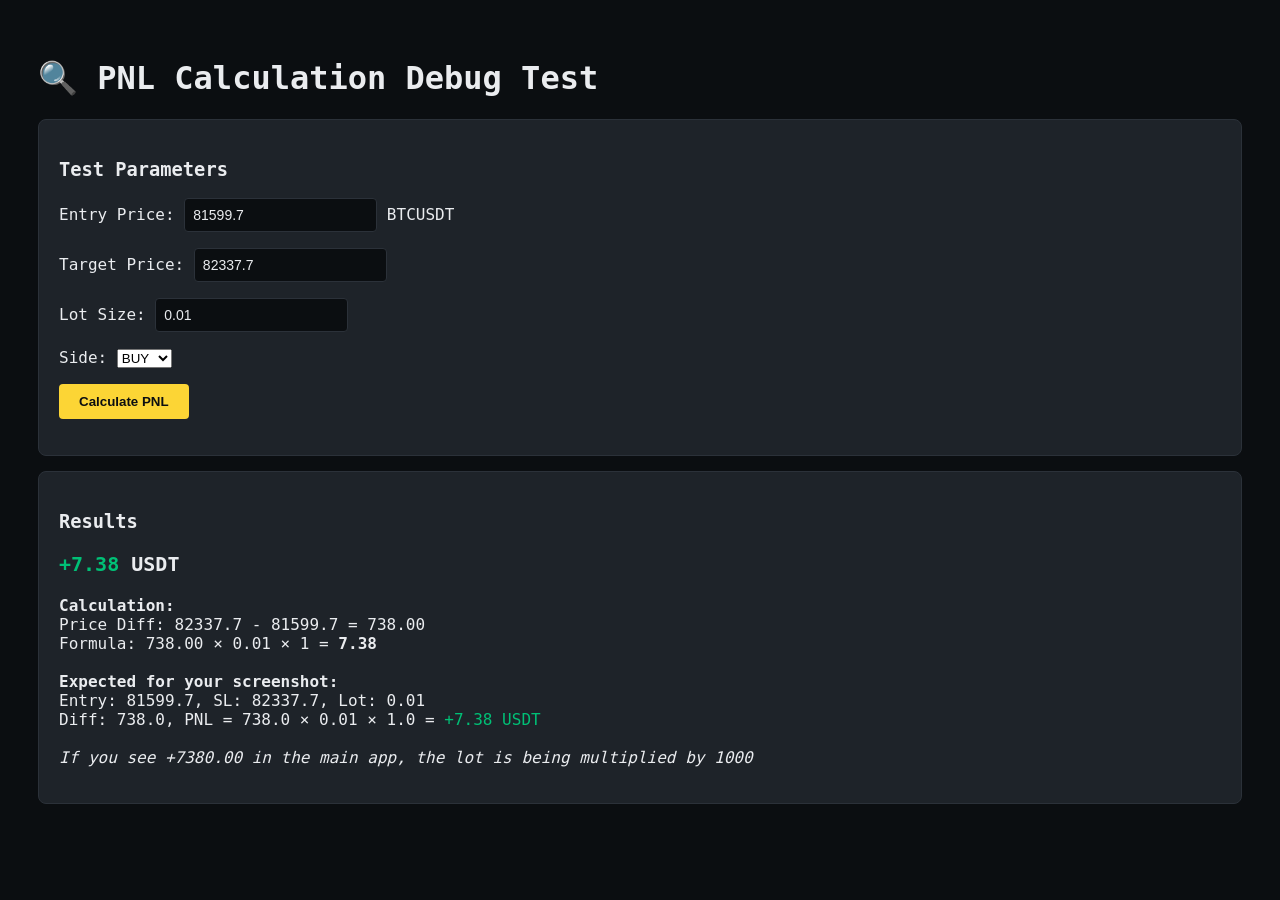
<file: static/test_pnl.html>
﻿<!DOCTYPE html>
<html>
<head>
    <title>PNL Calculation Test - INCOGNITO MODE</title>
    <style>
        body { font-family: 'Roboto Mono', monospace; background: #0B0E11; color: #EAECEF; padding: 30px; }
        .box { background: #1E2329; padding: 20px; margin: 15px 0; border-radius: 8px; border: 1px solid #2B3139; }
        .green { color: #00C076; }
        .red { color: #F6465D; }
        input { background: #0B0E11; color: #EAECEF; border: 1px solid #2B3139; padding: 8px; font-size: 14px; border-radius: 4px; }
        button { background: #FCD535; color: #0B0E11; border: none; padding: 10px 20px; border-radius: 4px; cursor: pointer; font-weight: bold; }
        button:hover { background: #F0B90B; }
    </style>
</head>
<body>
    <h1>🔍 PNL Calculation Debug Test</h1>
    
    <div class="box">
        <h3>Test Parameters</h3>
        <p>Entry Price: <input type="number" id="entry" value="81599.7" step="0.1"> BTCUSDT</p>
        <p>Target Price: <input type="number" id="target" value="82337.7" step="0.1"></p>
        <p>Lot Size: <input type="number" id="lot" value="0.01" step="0.01"></p>
        <p>Side: <select id="side"><option value="BUY">BUY</option><option value="SELL">SELL</option></select></p>
        <p><button onclick="calculate()">Calculate PNL</button></p>
    </div>

    <div class="box">
        <h3>Results</h3>
        <p id="result" style="font-size: 20px; font-weight: bold;">Click Calculate</p>
        <p id="debug"></p>
    </div>

    <script>
        const MT4_CONTRACT_SPECS = {
            'BTCUSDT': { contractSize: 1.0, tick: 0.1, prec: 1 },
            'ETHUSDT': { contractSize: 10.0, tick: 0.01, prec: 2 },
            'XRPUSDT': { contractSize: 1000.0, tick: 0.0001, prec: 4 }
        };

        function calculate() {
            const entry = parseFloat(document.getElementById('entry').value);
            const target = parseFloat(document.getElementById('target').value);
            const lot = parseFloat(document.getElementById('lot').value);
            const side = document.getElementById('side').value;
            
            const symbol = 'BTCUSDT';
            const spec = MT4_CONTRACT_SPECS[symbol];
            const contractSize = spec.contractSize;
            
            const isLong = side === 'BUY';
            const rawDiff = isLong ? (target - entry) : (entry - target);
            
            // CORRECT FORMULA
            const pnl = rawDiff * lot * contractSize;
            
            const resultEl = document.getElementById('result');
            resultEl.innerHTML = (pnl >= 0 ? '<span class=\'green\'>+' : '<span class=\'red\'>') + pnl.toFixed(2) + '</span> USDT';
            
            document.getElementById('debug').innerHTML = 
                '<strong>Calculation:</strong><br>' +
                'Price Diff: ' + target + ' - ' + entry + ' = ' + rawDiff.toFixed(2) + '<br>' +
                'Formula: ' + rawDiff.toFixed(2) + ' × ' + lot + ' × ' + contractSize + ' = <strong>' + pnl.toFixed(2) + '</strong><br>' +
                '<br>' +
                '<strong>Expected for your screenshot:</strong><br>' +
                'Entry: 81599.7, SL: 82337.7, Lot: 0.01<br>' +
                'Diff: 738.0, PNL = 738.0 × 0.01 × 1.0 = <span class=\'green\'>+7.38 USDT</span><br>' +
                '<br>' +
                '<em>If you see +7380.00 in the main app, the lot is being multiplied by 1000</em>';
        }
        
        // Auto-calculate on load
        window.onload = function() {
            calculate();
        };
    </script>
</body>
</html>
</file>
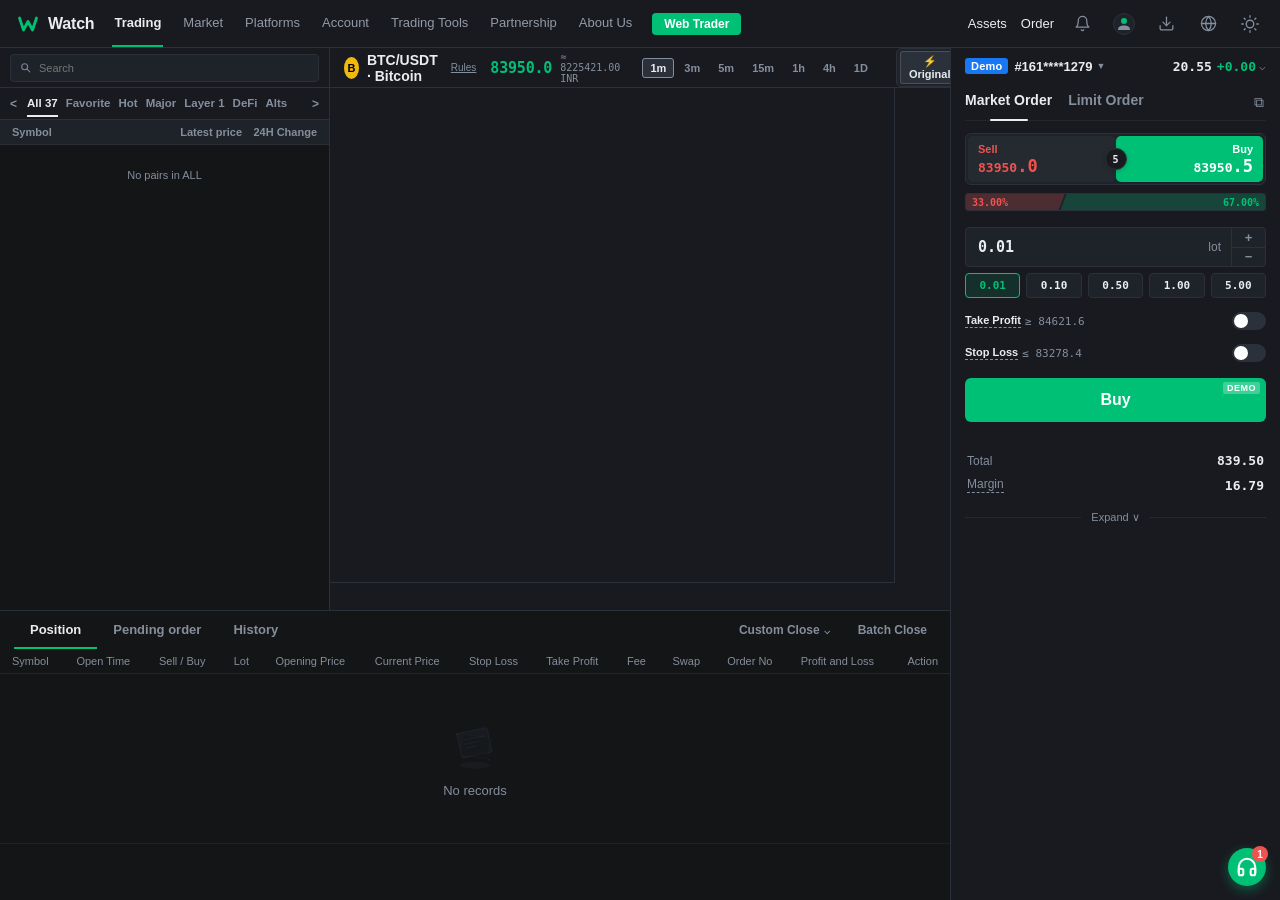
<file: templates/reload.html>
﻿<!DOCTYPE html>
<html>
<head>
    <title>Clear Cache & Reload</title>
    <meta http-equiv="Cache-Control" content="no-cache, no-store, must-revalidate">
    <meta http-equiv="Pragma" content="no-cache">
    <meta http-equiv="Expires" content="0">
    <script>
        // Force reload with cache clear
        setTimeout(() => {
            location.replace('/?' + new Date().getTime());
        }, 1000);
    </script>
</head>
<body style="background:#0B0E11;color:#fff;font-family:monospace;padding:50px;text-align:center;">
    <h1>🔄 Clearing Cache...</h1>
    <p>Reloading with fresh JavaScript...</p>
    <p style="margin-top:30px;font-size:12px;">
        If page doesn't reload:<br>
        Press Ctrl+Shift+R or Ctrl+F5
    </p>
</body>
</html>
</file>
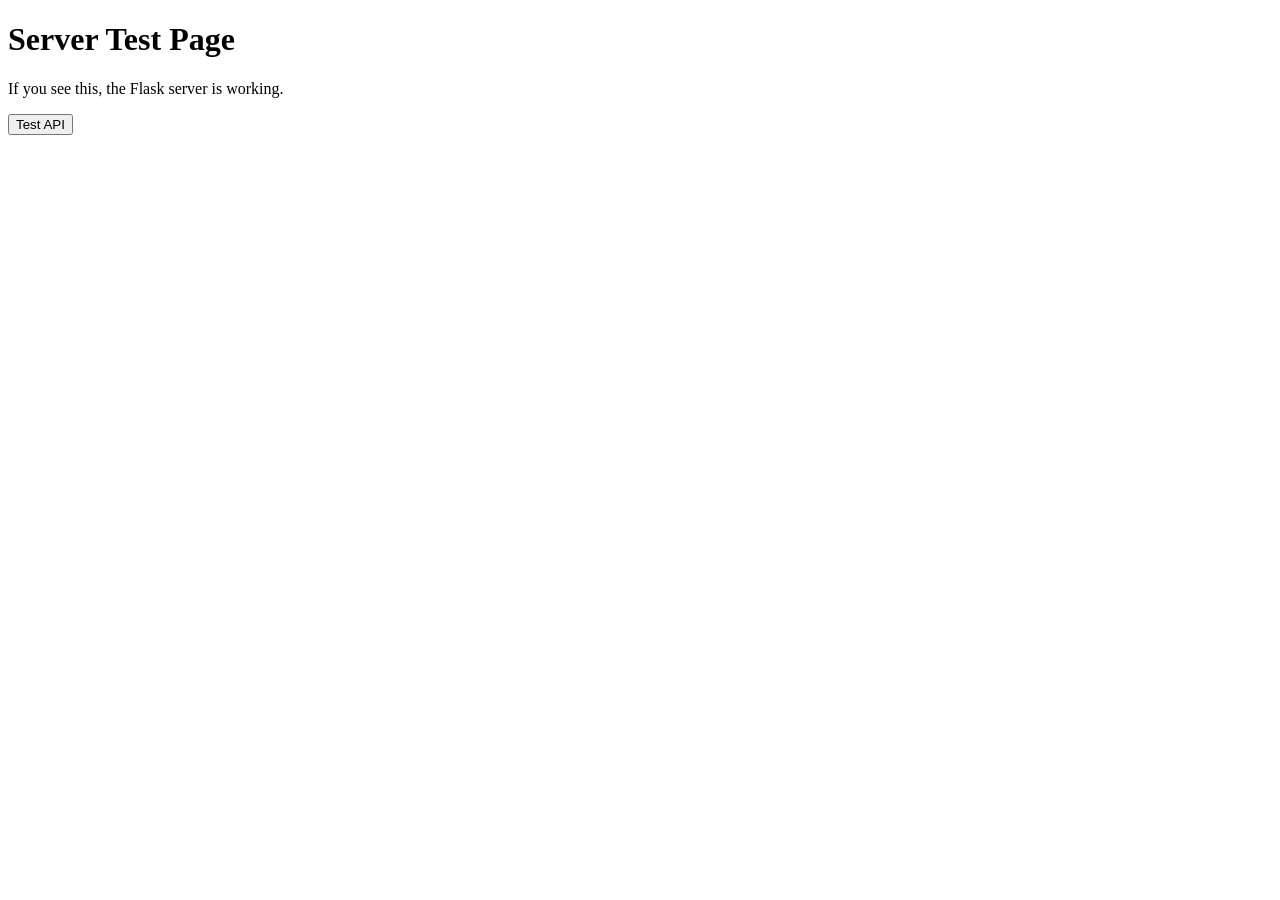
<file: templates/test.html>
<!DOCTYPE html>
<html>
<head>
    <title>Server Test</title>
</head>
<body>
    <h1>Server Test Page</h1>
    <p>If you see this, the Flask server is working.</p>
    <button onclick="testAPI()">Test API</button>
    <div id="result"></div>
    
    <script>
        async function testAPI() {
            try {
                const response = await fetch('/api/watchlist');
                const data = await response.json();
                document.getElementById('result').innerHTML = '<pre>' + JSON.stringify(data, null, 2) + '</pre>';
            } catch (error) {
                document.getElementById('result').innerHTML = '<p style="color: red;">Error: ' + error.message + '</p>';
            }
        }
    </script>
</body>
</html>
</file>
<file: static/css/terminal.css>
/* --- variables.css --- */
/* CSS Variables - DARK THEME (DEFAULT) */
        :root {
            --bg-main: #0B0E11;
            --bg-card: #181A20;
            --bg-card-alt: #1E2329;
            --bg-dock: #141517;
            --border-color: #2B313A;
            --border-subtle: rgba(255, 255, 255, 0.05);
            --binance-gold: #F0B90B;
            --binance-green: #0ECB81;
            --binance-red: #F6465D;
            --text-primary: #EAECEF;
            --text-secondary: #848E9C;
            --text-muted: #5E6673;
            --cyan-accent: #00F0FF;
            --chart-bg: #181A20;
            --chart-grid: rgba(255, 255, 255, 0.04);
            --chart-text: #848E9C;
            --chart-border: #2B313A;
            --dock-header-bg: #181A20;
            --hover-bg: rgba(255, 255, 255, 0.04);
            --active-item-bg: rgba(240, 185, 11, 0.08);
            --watermark-opacity: 0.04;
        }

        /* AESTHETIC EYE-FRIENDLY LIGHT THEME (Zero Glare, Soft Velvet Matte) */
        body.theme-light {
            --bg-main: #F0F2F5;
            --bg-card: #FFFFFF;
            --bg-card-alt: #F4F6F9;
            --bg-dock: #F7F9FB;
            --border-color: #E2E6ED;
            --border-subtle: #EBEEF3;
            --binance-gold: #D97706;
            --binance-green: #00C076;
            --binance-red: #EF5350;
            --text-primary: #1E2329;
            --text-secondary: #707A8A;
            --text-muted: #929AA5;
            --cyan-accent: #0284C7;
            --chart-bg: #FFFFFF;
            --chart-grid: rgba(0, 0, 0, 0.035);
            --chart-text: #707A8A;
            --chart-border: #E2E6ED;
            --dock-header-bg: #F4F6F9;
            --hover-bg: #EAEFF5;
            --active-item-bg: rgba(240, 185, 11, 0.08);
            --watermark-opacity: 0.04;
        }

        * { box-sizing: border-box; margin: 0; padding: 0; }
        html, body {
            height: 100vh;
            max-height: 100vh;
            overflow: hidden;
            background: var(--bg-main);
            color: var(--text-primary);
            font-family: -apple-system, BlinkMacSystemFont, "Segoe UI", Roboto, Helvetica, Arial, sans-serif;
            font-size: 12px;
            user-select: none;
            transition: background 0.2s ease, color 0.2s ease;
        }

        /* &#9889; Nanosecond Tick Pulse Flashes */
        @keyframes tickFlashUp {
            0% { background-color: rgba(0, 255, 163, 0.45); }
            100% { background-color: transparent; }
        }
        @keyframes tickFlashDown {
            0% { background-color: rgba(239, 83, 80, 0.45); }
            100% { background-color: transparent; }
        }
        .flash-tick-up {
            animation: tickFlashUp 0.32s ease-out;
        }
        .flash-tick-down {
            animation: tickFlashDown 0.32s ease-out;
        }

        /* &#9889; Nanosecond Telemetry Badge */
        .nano-badge {
            display: inline-flex;
            align-items: center;
            gap: 6px;
            background: rgba(0, 240, 255, 0.08);
            border: 1px solid rgba(0, 240, 255, 0.28);
            padding: 2px 9px;
            border-radius: 12px;
            font-family: 'Roboto Mono', monospace;
            font-size: 11px;
            font-weight: 700;
            color: #00F0FF;
            letter-spacing: 0.3px;
            user-select: none;
        }
        .nano-pulse-dot {
            width: 6px;
            height: 6px;
            border-radius: 50%;
            background: #00FF88;
            box-shadow: 0 0 8px #00FF88;
            animation: nanoPulse 1.2s infinite alternate;
        }
        @keyframes nanoPulse {
            0% { transform: scale(0.8); opacity: 0.7; }
            100% { transform: scale(1.3); opacity: 1; }
        }

        /* &#9889; Ultra-Nano Direct Stream Telemetry Badge (Hidden) */
        .nano-stream-badge {
            display: none;
        }
        .nano-stream-dot {
            width: 6px;
            height: 6px;
            border-radius: 50%;
            background: #00FF88;
            box-shadow: 0 0 8px #00FF88;
            animation: nanoPulse 1s infinite alternate;
        }

        /* Top Navigation Bar (48px fixed - 100% TradeW Match to media_1789955909263.png) */
        .navbar {
            height: 48px;
            background: var(--bg-card);
            border-bottom: 1px solid var(--border-color);
            padding: 0 16px;
            display: flex;
            align-items: center;
            justify-content: space-between;
            flex-shrink: 0;
            z-index: 100;
            gap: 16px;
            box-sizing: border-box;
            white-space: nowrap;
        }
        .nav-left {
            display: flex;
            align-items: center;
            height: 100%;
            gap: 18px;
            flex-shrink: 0;
        }
        .tradew-brand-wrap {
            display: flex;
            align-items: center;
            gap: 8px;
            cursor: ns-resize;
            touch-action: none;
            user-select: none;
            text-decoration: none;
            flex-shrink: 0;
        }
        .tradew-brand-text {
            font-size: 16px;
            font-weight: 700;
            color: var(--text-primary);
            letter-spacing: -0.2px;
            font-family: -apple-system, BlinkMacSystemFont, 'Segoe UI', Roboto, sans-serif;
            white-space: nowrap;
        }
        .nano-hud-pill {
            display: inline-flex;
            align-items: center;
            gap: 6px;
            background: rgba(0, 192, 118, 0.12);
            border: 1px solid rgba(0, 192, 118, 0.35);
            border-radius: 4px;
            padding: 3px 8px;
            font-size: 11px;
            font-weight: 700;
            color: #00C076;
            font-family: 'Roboto Mono', monospace;
            white-space: nowrap;
            flex-shrink: 0;
        }
        .nano-hud-dot {
            width: 6px;
            height: 6px;
            border-radius: 50%;
            background: #00C076;
            box-shadow: 0 0 6px #00C076;
            animation: nanoPulse 1.2s infinite alternate;
            display: inline-block;
            flex-shrink: 0;
        }
        .tradew-nav-links {
            display: flex;
            align-items: center;
            gap: 18px;
            height: 100%;
            flex-shrink: 0;
        }
        .tradew-nav-link {
            color: #929AA5;
            font-weight: 500;
            font-size: 13px;
            cursor: grab;
            transition: color 0.15s;
            user-select: none;
            white-space: nowrap;
            height: 100%;
            display: inline-flex;
            align-items: center;
            border-bottom: 2px solid transparent;
            padding: 0 2px;
            box-sizing: border-box;
        }
        .tradew-nav-link:hover {
            color: var(--text-primary);
        }
        .tradew-nav-link.active {
            color: var(--text-primary);
            font-weight: 600;
            border-bottom: 2px solid #00C076;
        }
        .tradew-btn-webtrader {
            background: #00C076;
            color: #FFFFFF;
            font-size: 12px;
            font-weight: 600;
            padding: 4px 12px;
            border-radius: 4px;
            cursor: pointer;
            transition: background 0.15s;
            user-select: none;
            white-space: nowrap;
            display: inline-flex;
            align-items: center;
        }
        .tradew-btn-webtrader:hover {
            background: #00A666;
        }
        .tradew-nav-right-group {
            display: flex;
            align-items: center;
            gap: 14px;
            height: 100%;
            flex-shrink: 0;
        }
        .tradew-nav-action-text {
            color: var(--text-primary);
            font-size: 13px;
            font-weight: 500;
            cursor: pointer;
            transition: color 0.15s;
            user-select: none;
            white-space: nowrap;
        }
        .tradew-nav-action-text:hover {
            color: #00C076;
        }
        .tradew-nav-icon-btn {
            display: inline-flex;
            align-items: center;
            justify-content: center;
            width: 28px;
            height: 28px;
            border-radius: 4px;
            cursor: pointer;
            color: var(--text-secondary);
            transition: color 0.15s, background 0.15s;
            user-select: none;
            flex-shrink: 0;
        }
        .tradew-nav-icon-btn:hover {
            color: var(--text-primary);
            background: var(--hover-bg);
        }
        .tradew-user-avatar {
            width: 22px;
            height: 22px;
            border-radius: 50%;
            overflow: hidden;
            display: flex;
            align-items: center;
            justify-content: center;
            background: var(--bg-card-alt);
            border: 1px solid var(--border-color);
            cursor: pointer;
            transition: transform 0.15s;
        }
        .tradew-user-avatar:hover {
            transform: scale(1.08);
        }

        /* Nav Stats Badges */
        .nav-stats { display: flex; align-items: center; gap: 10px; }
        .nav-stat-pill {
            background: var(--bg-card-alt);
            border: 1px solid var(--border-color);
            border-radius: 5px;
            padding: 4px 9px;
            display: flex;
            align-items: center;
            gap: 5px;
            font-size: 11px;
            font-weight: 600;
        }
        .nav-stat-lbl { color: var(--text-secondary); text-transform: uppercase; font-size: 10px; }
        .nav-stat-val { font-weight: 800; font-family: 'Roboto Mono', monospace; }

        .nav-right { display: flex; align-items: center; gap: 8px; }
        .rust-badge {
            display: flex;
            align-items: center;
            gap: 5px;
            font-size: 10px;
            color: #FF5722;
            font-weight: 800;
            background: rgba(255,87,34,0.1);
            padding: 4px 8px;
            border-radius: 4px;
            border: 1px solid rgba(255,87,34,0.4);
            font-family: 'Roboto Mono', monospace;
        }
        .heartbeat {
            display: flex;
            align-items: center;
            gap: 5px;
            font-size: 11px;
            color: var(--binance-green);
            font-weight: 700;
            background: rgba(14,203,129,0.1);
            padding: 4px 8px;
            border-radius: 4px;
            border: 1px solid var(--binance-green);
        }
        .pulse-dot {
            width: 7px;
            height: 7px;
            background: var(--binance-green);
            border-radius: 50%;
            box-shadow: 0 0 6px var(--binance-green);
            animation: pulse 1.5s infinite;
        }
        @keyframes pulse { 0% { opacity: 1; transform: scale(1); } 50% { opacity: 0.3; transform: scale(1.3); } 100% { opacity: 1; transform: scale(1); } }
        
        .btn-nav {
            background: var(--bg-card-alt);
            border: 1px solid var(--border-color);
            color: var(--text-primary);
            padding: 4px 10px;
            border-radius: 4px;
            font-size: 11px;
            font-weight: 600;
            cursor: pointer;
            transition: 0.15s;
            display: inline-flex;
            align-items: center;
            gap: 5px;
        }
        .btn-nav:hover { background: var(--hover-bg); border-color: var(--text-secondary); }
        .btn-nav-theme {
            font-weight: 700;
            background: rgba(240,185,11,0.12);
            color: var(--binance-gold);
            border-color: var(--binance-gold);
        }
        .btn-nav-danger { background: rgba(246,70,93,0.15); color: var(--binance-red); border-color: var(--binance-red); }
        .btn-nav-danger:hover { background: rgba(246,70,93,0.25); }



/* --- layout.css --- */
        /* 3-Column Tradewill Master Layout with Full-Width Bottom Dock */
        .master-layout {
            height: calc(100vh - 48px);
            display: grid;
            grid-template-columns: 330px 1fr 330px;
            grid-template-rows: 1fr 290px;
            overflow: hidden;
            background: var(--bg-dock);
            gap: 0;
            transition: grid-template-rows 0.25s cubic-bezier(0.2, 0, 0, 1);
        }
        .master-layout.dock-expanded {
            grid-template-rows: 1fr 420px;
        }
        .master-layout.dock-compact {
            grid-template-rows: 1fr 200px;
        }

        /* COLUMN 1: Watchlist Sidebar */
        .watchlist-col {
            grid-column: 1;
            grid-row: 1;
            background: var(--bg-dock);
            border-right: 1px solid var(--border-color);
            display: flex;
            flex-direction: column;
            overflow: hidden;
        }
        .watchlist-header {
            padding: 10px 12px;
            border-bottom: 1px solid var(--border-color);
            background: var(--bg-card);
            display: flex;
            flex-direction: column;
            gap: 8px;
        }
        .watchlist-tabs-row {
            display: flex;
            gap: 6px;
        }


/* --- watchlist.css --- */
        /* Trade W Left Watchlist Styles (Matches Image 2) */
        .tradew-search-bar {
            height: 40px;
            padding: 6px 10px;
            background: var(--bg-card);
            border-bottom: 1px solid var(--border-color);
            display: flex;
            align-items: center;
            gap: 8px;
            flex-shrink: 0;
        }
        .tradew-search-input-box {
            flex: 1;
            display: flex;
            align-items: center;
            background: var(--bg-card-alt);
            border: 1px solid var(--border-color);
            border-radius: 4px;
            padding: 0 8px;
            height: 28px;
        }
        .tradew-search-icon {
            width: 13px;
            height: 13px;
            margin-right: 7px;
            color: #7B8494;
            display: inline-flex;
            align-items: center;
            justify-content: center;
            flex: 0 0 13px;
        }
        .tradew-search-icon svg { width: 13px; height: 13px; fill: none; stroke: currentColor; stroke-width: 2; stroke-linecap: round; }
        .position-edit-icon {
            color: #626C7B !important;
            font: 700 15px/1 Arial, sans-serif;
            cursor: pointer;
            vertical-align: -1px;
            transition: color 0.15s ease;
        }
        .position-edit-icon:hover { color: #9AA5B5 !important; }
        .tradingview-mode-btn {
            font-size: 11px;
            padding: 3px 9px;
            margin-left: 10px;
            font-weight: 700;
            border-radius: 4px;
            display: inline-flex;
            align-items: center;
            gap: 5px;
        }
        .tradingview-mark {
            color: #7B8494;
            font: 800 9px/1 Arial, sans-serif;
            letter-spacing: -0.5px;
        }
        .tradew-search-input {
            flex: 1;
            background: transparent;
            border: none;
            outline: none;
            color: var(--text-primary);
            font-size: 11px;
        }
        .tradew-cat-carousel {
            display: flex;
            align-items: center;
            background: var(--bg-card);
            border-bottom: 1px solid var(--border-color);
            padding: 0 4px;
            height: 32px;
        }
        .tradew-arrow-btn {
            background: transparent;
            border: none;
            color: #848E9C;
            cursor: pointer;
            padding: 2px 6px;
            font-size: 12px;
            font-weight: 700;
        }
        .tradew-arrow-btn:hover { color: var(--text-primary); }
        .tradew-cat-pills {
            display: flex;
            align-items: center;
            gap: 8px;
            overflow-x: auto;
            scrollbar-width: none;
            flex: 1;
            padding: 0 4px;
        }
        .tradew-cat-pills::-webkit-scrollbar { display: none; }
        .tradew-cat-pill {
            background: transparent;
            border: none;
            color: #848E9C;
            font-size: 11.5px;
            font-weight: 600;
            cursor: pointer;
            padding: 6px 0;
            white-space: nowrap;
            border-bottom: 2px solid transparent;
            transition: all 0.15s ease;
        }
        .tradew-cat-pill.active {
            color: var(--text-primary);
            border-bottom: 2px solid var(--text-primary);
        }
        .tradew-wl-header {
            display: grid;
            grid-template-columns: 1fr 80px 75px;
            padding: 6px 12px;
            background: var(--bg-card-alt);
            color: #848E9C;
            font-size: 11px;
            font-weight: 600;
            border-bottom: 1px solid var(--border-subtle);
        }
        .tradew-wl-row {
            display: grid;
            grid-template-columns: 1fr 80px 75px;
            align-items: center;
            padding: 5px 12px;
            border-bottom: 1px solid var(--border-subtle);
            cursor: pointer;
            transition: background 0.12s ease;
            font-size: 12px;
            min-height: 36px;
        }
        .tradew-wl-row:hover { background: var(--hover-bg); }
        .tradew-wl-row.active {
            background: rgba(255,255,255,0.05);
        }
        .tradew-wl-sym {
            display: flex;
            align-items: center;
            gap: 6px;
            color: var(--text-primary);
            font-weight: 600;
            white-space: nowrap;
            overflow: hidden;
            min-width: 0;
        }
        .tradew-star {
            color: #596273;
            cursor: pointer;
            font-size: 13px;
            flex-shrink: 0;
            transition: color 0.15s ease, text-shadow 0.15s ease;
        }
        .tradew-star:hover { color: #D5A23B; }
        .tradew-star.starred {
            color: #F5B841;
            text-shadow: 0 0 7px rgba(245,184,65,0.38);
        }
        .tradew-wl-price {
            text-align: right;
            font-family: 'Roboto Mono', monospace;
            color: var(--text-primary);
            font-weight: 500;
        }
        .tradew-wl-chg {
            text-align: right;
            font-family: 'Roboto Mono', monospace;
            font-weight: 700;
        }



/* --- chart.css --- */
        /* COLUMN 2: Center Hero Column (Chart Stage) */
        .center-stage {
            grid-column: 2;
            grid-row: 1;
            display: flex;
            flex-direction: column;
            min-width: 0;
            overflow: hidden;
            background: var(--chart-bg);
        }

        /* Top Sub-Header & Ticker Strip */
        .stage-toolbar {
            height: 40px;
            background: var(--bg-card);
            border-bottom: 1px solid var(--border-color);
            display: flex;
            align-items: center;
            justify-content: space-between;
            padding: 0 14px;
            flex-shrink: 0;
            gap: 12px;
            overflow-x: auto;
            scrollbar-width: none;
            -ms-overflow-style: none;
        }
        .stage-toolbar::-webkit-scrollbar {
            display: none;
        }
        .toolbar-left {
            display: flex;
            align-items: center;
            gap: 10px;
        }
        .stage-symbol-badge {
            font-size: 13px;
            font-weight: 800;
            color: var(--text-primary);
            display: flex;
            align-items: center;
            gap: 6px;
        }
        .tf-pills { display: flex; gap: 2px; }
        .tf-pill {
            background: transparent;
            border: 1px solid transparent;
            color: var(--text-secondary);
            padding: 3px 7px;
            border-radius: 3px;
            font-size: 11px;
            font-weight: 700;
            cursor: pointer;
            transition: 0.15s;
        }
        .tf-pill:hover { color: var(--text-primary); background: var(--bg-card-alt); }
        .tf-pill.active { background: var(--border-color); color: var(--text-primary); border-color: var(--text-secondary); }

        .toolbar-right {
            display: flex;
            align-items: center;
            gap: 16px;
            font-size: 11px;
        }
        .stat-group { display: flex; flex-direction: column; line-height: 1.2; }
        .stat-grp-lbl { font-size: 9px; color: var(--text-secondary); text-transform: uppercase; font-weight: 600; }
        .stat-grp-val { font-weight: 700; font-family: 'Roboto Mono', monospace; }
        .hero-price { font-size: 14px; font-weight: 800; }

        /* Chart Canvas Area */
        .chart-stage-wrap {
            flex: 1;
            min-height: 0;
            position: relative;
            background: var(--chart-bg);
            overflow: hidden;
        }
        #tv-chart {
            position: absolute;
            inset: 0;
            width: 100%;
            height: 100%;
            background: var(--chart-bg);
            min-width: 400px;
            min-height: 300px;
        }
        #tv-iframe {
            position: absolute;
            inset: 0;
            width: 100%;
            height: 100%;
            border: none;
            display: none;
            z-index: 2;
        }

        /* Binance Futures Web Iframe Container */
        #binance-iframe-wrap {
            position: absolute;
            inset: 0;
            width: 100%;
            height: 100%;
            border: none;
            display: none;
            z-index: 2;
            background: #181A20;
        }
        #binance-iframe {
            position: absolute;
            inset: 0;
            width: 100%;
            height: 100%;
            border: none;
            background: #181A20;
        }
        .binance-iframe-bar {
            position: absolute;
            top: 8px;
            right: 12px;
            z-index: 10;
            display: flex;
            align-items: center;
            gap: 8px;
            pointer-events: auto;
        }
        .binance-iframe-info {
            display: flex;
            align-items: center;
            gap: 6px;
            background: rgba(24, 26, 32, 0.9);
            backdrop-filter: blur(4px);
            padding: 3px 8px;
            border-radius: 4px;
            border: 1px solid rgba(255, 255, 255, 0.1);
            font-size: 10px;
            font-weight: 700;
        }
        .binance-tag {
            color: #F0B90B;
            font-size: 10px;
            letter-spacing: 0.5px;
        }
        .binance-sym {
            color: #EAECEF;
            font-family: 'Roboto Mono', monospace;
            font-weight: 800;
        }
        .binance-ext-btn {
            display: inline-flex;
            align-items: center;
            gap: 4px;
            padding: 3px 9px;
            background: rgba(240, 185, 11, 0.15);
            border: 1px solid rgba(240, 185, 11, 0.4);
            border-radius: 4px;
            color: #F0B90B;
            font-size: 11px;
            font-weight: 700;
            text-decoration: none;
            transition: all 0.15s ease;
        }
        .binance-ext-btn:hover {
            background: #F0B90B;
            color: #000;
        }

        /* Multi-Chart Mode Selector */
        .chart-view-modes {
            display: inline-flex;
            align-items: center;
            gap: 2px;
            background: rgba(255, 255, 255, 0.04);
            padding: 2px 3px;
            border-radius: 5px;
            border: 1px solid var(--border-color);
            margin-left: 6px;
        }
        .chart-mode-pill {
            background: transparent;
            border: 1px solid transparent;
            color: var(--text-secondary);
            padding: 3px 8px;
            border-radius: 3px;
            font-size: 11px;
            font-weight: 700;
            cursor: pointer;
            transition: all 0.15s ease;
            display: inline-flex;
            align-items: center;
            gap: 4px;
            text-decoration: none;
        }
        .chart-mode-pill:hover {
            color: var(--text-primary);
            background: rgba(255, 255, 255, 0.08);
        }
        .chart-mode-pill.active {
            background: var(--border-color);
            color: var(--text-primary);
            border-color: rgba(255, 255, 255, 0.15);
        }
        .chart-mode-pill.active#btn-mode-binance {
            color: #F0B90B;
            border-color: rgba(240, 185, 11, 0.35);
            background: rgba(240, 185, 11, 0.12);
        }

        #chart-indicator-legend {
            display: none !important;
        }

        /* When viewing iframe chart, hide all native overlay elements so there is zero overlap */
        #chart-wrapper.iframe-mode .chart-watermark,
        #chart-wrapper.iframe-mode #chart-indicator-legend,
        #chart-wrapper.iframe-mode #tradew-chart-brand-badge,
        #chart-wrapper.iframe-mode .tradew-lines-layer,
        #chart-wrapper.iframe-mode .chart-high-low-overlay,
        .chart-stage-wrap.iframe-mode .chart-watermark,
        .chart-stage-wrap.iframe-mode #chart-indicator-legend,
        .chart-stage-wrap.iframe-mode #tradew-chart-brand-badge,
        .chart-stage-wrap.iframe-mode .tradew-lines-layer,
        .chart-stage-wrap.iframe-mode .chart-high-low-overlay {
            display: none !important;
            visibility: hidden !important;
            opacity: 0 !important;
            pointer-events: none !important;
        }

        /* Binance Center Watermark */
        .chart-watermark {
            position: absolute;
            top: 50%;
            left: 50%;
            transform: translate(-50%, -50%);
            display: flex;
            align-items: center;
            gap: 10px;
            pointer-events: none;
            opacity: var(--watermark-opacity);
            z-index: 1;
            user-select: none;
        }
        .chart-watermark svg { width: 140px; height: 140px; fill: var(--text-primary); }

        /* On-Chart TradeW dashed order lines overlay */
        .tradew-lines-layer {
            position: absolute;
            top: 0;
            left: 0;
            right: 0;
            bottom: 0;
            pointer-events: none;
            z-index: 50;
            overflow: hidden;
        }
        .tradew-line-row {
            position: absolute;
            top: 0;
            left: 0;
            right: 0;
            display: flex;
            align-items: center;
            transform: translate3d(0, 0, 0) translateY(-50%);
            pointer-events: none;
            transition: none; /* ZERO BUFFERING / ZERO LAG */
            will-change: transform;
            contain: layout style;
            height: 18px;
        }
        .tradew-badge-left {
            pointer-events: auto;
            cursor: pointer;
            height: 18px;
            box-sizing: border-box;
            border-radius: 2px;
            white-space: nowrap;
            margin-left: 0; /* Flush to left edge like TradeW */
            box-shadow: 0 1px 3px rgba(0,0,0,0.3);
            user-select: none;
            display: inline-flex;
            align-items: stretch;
            background: #FFFFFF;
            border: 1px solid rgba(0,0,0,0.22);
            overflow: hidden;
        }
        .tradew-tag-label {
            display: flex;
            align-items: center;
            padding: 0 5px;
            font-size: 10px;
            font-weight: 700;
            color: #FFFFFF;
            letter-spacing: 0.1px;
            white-space: nowrap;
        }
        .tradew-tag-val {
            display: flex;
            align-items: center;
            padding: 0 5px;
            font-size: 10px;
            font-weight: 600;
            font-family: 'Roboto Mono', monospace;
            color: #111827;
            background: #FFFFFF;
            white-space: nowrap;
            border-left: 1px solid rgba(0,0,0,0.15);
        }
        .tradew-dashed-line {
            flex: 1;
            height: 0;
            border-bottom: 1px dotted; /* Ultra-thin 1px hairline dotted line like TradeW */
            margin: 0;
            opacity: 0.88;
        }
        .tradew-badge-right {
            pointer-events: auto;
            font-size: 10px;
            font-family: 'Roboto Mono', monospace;
            font-weight: 700;
            padding: 0 5px;
            height: 18px;
            line-height: 18px;
            box-sizing: border-box;
            border-radius: 2px;
            margin-right: 0; /* Flush to right price axis */
            box-shadow: 0 1px 3px rgba(0,0,0,0.3);
            user-select: none;
            letter-spacing: 0.2px;
            display: inline-flex;
            align-items: center;
            justify-content: center;
            min-width: 48px;
            color: #FFFFFF;
        }



/* --- ticket.css --- */
        /* COLUMN 3: Right Sidebar (100% TradeW Fast Execution Order Ticket - Full Viewport Height) */
        .sidebar-col {
            grid-column: 3;
            grid-row: 1 / -1; /* Spans full height from navbar to bottom of window! */
            height: 100%;
            background: var(--bg-card);
            border-left: 1px solid var(--border-color);
            display: flex;
            flex-direction: column;
            overflow-y: auto;
            padding: 10px 14px 20px 14px;
            gap: 10px;
        }
        .sidebar-col::-webkit-scrollbar { width: 3px; }
        .sidebar-col::-webkit-scrollbar-thumb { background: var(--border-color); border-radius: 2px; }

        .tradew-limit-group {
            display: flex;
            flex-direction: column;
            gap: 2px;
            margin-top: 4px;
        }

        /* Top Account Strip (Exact TradeW Reference Match) */
        .tradew-top-account-bar {
            display: flex;
            justify-content: space-between;
            align-items: center;
            padding-bottom: 4px;
            cursor: pointer;
            user-select: none;
            transition: opacity 0.15s;
        }
        .tradew-top-account-bar:hover {
            opacity: 0.92;
        }
        .tradew-account-badge {
            background: #1877F2;
            color: #FFFFFF;
            font-size: 11px;
            font-weight: 700;
            border-radius: 3px;
            padding: 2px 6px;
            margin-right: 6px;
            letter-spacing: 0.2px;
            transition: background 0.2s, color 0.2s;
        }
        .tradew-account-id {
            font-size: 13px;
            font-weight: 700;
            color: var(--text-primary);
            cursor: pointer;
            display: inline-flex;
            align-items: center;
            gap: 4px;
        }
        .tradew-chevron {
            font-size: 9px;
            color: var(--text-secondary);
            transition: transform 0.2s;
        }
        .tradew-account-bal {
            font-size: 13px;
            font-weight: 700;
            font-family: 'Roboto Mono', monospace;
            color: var(--text-primary);
            margin-right: 5px;
        }
        .tradew-account-pnl {
            font-size: 13px;
            font-weight: 700;
            font-family: 'Roboto Mono', monospace;
            color: #00C076;
        }
        .tradew-account-drop {
            font-size: 11px;
            color: var(--text-secondary);
            margin-left: 3px;
            cursor: pointer;
        }

        /* TradeW Select Account Modal Dropdown (100% Match to media_1789955158818.png) */
        .tradew-select-acct-dropdown {
            position: absolute;
            top: 44px;
            left: 10px;
            right: 10px;
            background: #1E2024;
            border: 1px solid #2B313A;
            border-radius: 12px;
            box-shadow: 0 16px 44px rgba(0, 0, 0, 0.85);
            z-index: 1000;
            padding: 16px;
            display: none;
            user-select: none;
            animation: fadeInAcct 0.15s ease-out;
        }
        @keyframes fadeInAcct {
            from { opacity: 0; transform: translateY(-4px); }
            to { opacity: 1; transform: translateY(0); }
        }
        .tradew-select-acct-dropdown.open {
            display: block;
        }
        .tradew-modal-title-row {
            display: flex;
            align-items: center;
            gap: 6px;
            font-size: 14px;
            font-weight: 700;
            color: #FFFFFF;
            margin-bottom: 14px;
        }
        .tradew-info-circle {
            display: inline-flex;
            align-items: center;
            justify-content: center;
            width: 15px;
            height: 15px;
            border-radius: 50%;
            border: 1.2px solid #848E9C;
            color: #848E9C;
            font-size: 10px;
            font-weight: 700;
            cursor: pointer;
            line-height: 1;
        }
        .tradew-acct-card {
            position: relative;
            background: #252830;
            border: 1.5px solid #333842;
            border-radius: 8px;
            padding: 12px 14px;
            margin-bottom: 10px;
            cursor: pointer;
            transition: border-color 0.15s, background 0.15s;
        }
        .tradew-acct-card.selected {
            border-color: #00C076;
        }
        .tradew-acct-top {
            display: flex;
            align-items: center;
            gap: 8px;
        }
        .tradew-acct-type-name {
            font-size: 14px;
            font-weight: 700;
            color: #FFFFFF;
        }
        .tradew-acct-id-tag {
            border: 1px solid #4F5562;
            border-radius: 3px;
            padding: 1px 6px;
            font-size: 11px;
            font-family: 'Roboto Mono', monospace;
            color: #969CA6;
        }
        .tradew-acct-card-bal {
            font-size: 18px;
            font-weight: 700;
            color: #FFFFFF;
            margin-top: 5px;
            font-family: 'Roboto Mono', monospace;
        }
        .tradew-acct-check {
            position: absolute;
            top: -1px;
            right: -1px;
            background: #00C076;
            width: 22px;
            height: 18px;
            border-bottom-left-radius: 6px;
            border-top-right-radius: 7px;
            display: none;
            align-items: center;
            justify-content: center;
        }
        .tradew-acct-card.selected .tradew-acct-check {
            display: flex;
        }
        .tradew-acct-add-btn {
            background: #252830;
            border: 1px solid #333842;
            border-radius: 8px;
            padding: 12px;
            text-align: center;
            color: #EAECEF;
            font-size: 13px;
            font-weight: 600;
            cursor: pointer;
            margin-bottom: 14px;
            transition: background 0.15s;
        }
        .tradew-acct-add-btn:hover {
            background: #2B303A;
        }
        .tradew-acct-confirm-btn {
            width: 100%;
            background: #00C076;
            color: #FFFFFF;
            font-size: 15px;
            font-weight: 700;
            padding: 11px 0;
            border: none;
            border-radius: 22px;
            cursor: pointer;
            transition: background 0.15s, transform 0.1s;
        }
        .tradew-acct-confirm-btn:hover {
            background: #00B06C;
        }
        .tradew-acct-confirm-btn:active {
            transform: scale(0.99);
        }

        /* Order Type Tabs (Market Order | Limit Order) */
        .tradew-panel-tabs {
            display: flex;
            justify-content: space-between;
            align-items: center;
            border-bottom: 1px solid var(--border-subtle);
            padding-bottom: 6px;
            margin-top: 2px;
        }
        .tradew-tab-group {
            display: flex;
            gap: 16px;
            align-items: baseline;
        }
        .tradew-tab-item {
            background: transparent;
            border: none;
            font-size: 14px;
            font-weight: 700;
            color: var(--text-secondary);
            cursor: pointer;
            padding: 2px 0 6px 0;
            position: relative;
            transition: color 0.15s;
        }
        .tradew-tab-item.active {
            color: var(--text-primary);
        }
        .tradew-tab-item.active::after {
            content: '';
            position: absolute;
            bottom: -7px;
            left: 50%;
            transform: translateX(-50%);
            width: 38px;
            height: 2px;
            background: var(--text-primary);
            border-radius: 1px;
        }
        .tradew-tab-popup {
            background: transparent;
            border: none;
            color: var(--text-secondary);
            font-size: 14px;
            cursor: pointer;
            padding: 2px;
            transition: color 0.15s;
        }
        .tradew-tab-popup:hover { color: var(--text-primary); }

        /* Dual Quote Card (Sell Box | Spread Pill | Buy Box) */
        .tradew-quote-card-wrap {
            display: flex;
            flex-direction: column;
            gap: 4px;
            margin-top: 2px;
        }
        .hero-price-badge {
            display: inline-flex;
            align-items: center;
            font-size: 15px;
            font-weight: 800;
            font-family: 'Roboto Mono', monospace;
            background: transparent;
            padding: 0;
            border-radius: 0;
            color: #00C076;
            user-select: none;
            letter-spacing: -0.2px;
            transition: color 0.15s ease;
        }
        .hero-price-badge.up {
            background: transparent;
            color: #00C076;
        }
        .hero-price-badge.down {
            background: transparent;
            color: #EF5350;
        }
        .tradew-quote-box {
            display: flex;
            align-items: center;
            position: relative;
            background: var(--bg-card-alt);
            border-radius: 6px;
            height: 52px;
            padding: 2px;
            border: 1px solid var(--border-color);
        }
        .tradew-quote-card {
            flex: 1;
            height: 100%;
            display: flex;
            flex-direction: column;
            justify-content: center;
            padding: 4px 10px;
            cursor: pointer;
            transition: background 0.15s ease, color 0.15s ease;
            border-radius: 5px;
            user-select: none;
        }
        .quote-sell {
            background: rgba(255, 255, 255, 0.03);
        }
        .quote-sell .quote-card-lbl { font-size: 11px; font-weight: 600; color: #EF5350; margin-bottom: 1px; transition: color 0.2s; }
        .quote-sell .quote-card-price { font-family: 'Roboto Mono', monospace; display: flex; align-items: baseline; color: #EF5350; transition: color 0.2s; }
        .quote-sell .quote-p-prefix { font-size: 13px; font-weight: 600; }
        .quote-sell .quote-p-suffix { font-size: 17px; font-weight: 800; }

        .quote-sell.active {
            background: #EF5350;
        }
        .quote-sell.active .quote-card-lbl { color: #FFFFFF; }
        .quote-sell.active .quote-card-price { color: #FFFFFF; }
        .quote-sell.active .quote-p-prefix { color: #FFFFFF; }
        .quote-sell.active .quote-p-suffix { color: #FFFFFF; }

        .quote-buy {
            background: rgba(255, 255, 255, 0.03);
            align-items: flex-end;
        }
        .quote-buy .quote-card-lbl { font-size: 11px; font-weight: 600; color: #00C076; margin-bottom: 1px; transition: color 0.2s; }
        .quote-buy .quote-card-price { font-family: 'Roboto Mono', monospace; display: flex; align-items: baseline; justify-content: flex-end; color: #00C076; transition: color 0.2s; }
        .quote-buy .quote-p-prefix { font-size: 13px; font-weight: 600; color: #008A54; }
        .quote-buy .quote-p-suffix { font-size: 17px; font-weight: 800; color: #00C076; }

        .quote-buy.active {
            background: #00C076;
        }
        .quote-buy.active .quote-card-lbl { color: #FFFFFF; }
        .quote-buy.active .quote-card-price { color: #FFFFFF; }
        .quote-buy.active .quote-p-prefix { color: #FFFFFF; }
        .quote-buy.active .quote-p-suffix { color: #FFFFFF; }

        .tradew-spread-pill {
            position: absolute;
            left: 50%;
            top: 50%;
            transform: translate(-50%, -50%);
            width: 22px;
            height: 22px;
            border-radius: 50%;
            background: var(--bg-card);
            color: var(--text-primary);
            font-size: 10px;
            font-weight: 700;
            font-family: 'Roboto Mono', monospace;
            display: flex;
            align-items: center;
            justify-content: center;
            border: 1px solid var(--border-color);
            box-shadow: 0 1px 4px rgba(0,0,0,0.2);
            pointer-events: none;
            z-index: 3;
        }

        /* TradeW Signature Slanted Sentiment Meter */
        .tradew-sentiment-container {
            display: flex;
            height: 18px;
            border-radius: 3px;
            overflow: hidden;
            background: var(--bg-card-alt);
            border: 1px solid var(--border-color);
            margin-top: 4px;
        }
        .sentiment-seg-sell {
            display: flex;
            align-items: center;
            background: rgba(239, 83, 80, 0.22);
            color: #EF5350;
            font-size: 10px;
            font-weight: 700;
            font-family: 'Roboto Mono', monospace;
            padding-left: 6px;
            clip-path: polygon(0 0, 100% 0, calc(100% - 6px) 100%, 0 100%);
            width: 33%;
            transition: width 0.3s;
        }
        .sentiment-seg-buy {
            display: flex;
            align-items: center;
            justify-content: flex-end;
            background: rgba(0, 192, 118, 0.22);
            color: #00C076;
            font-size: 10px;
            font-weight: 700;
            font-family: 'Roboto Mono', monospace;
            padding-right: 6px;
            clip-path: polygon(6px 0, 100% 0, 100% 100%, 0 100%);
            margin-left: -4px;
            flex: 1;
            transition: width 0.3s;
        }

        /* Vertical Stepper (TradeW Signature: Input Left, Vertical +/- Right) */
        .tradew-stepper-box {
            display: flex;
            align-items: center;
            background: var(--bg-card-alt);
            border-radius: 4px;
            height: 40px;
            position: relative;
            border: 1px solid var(--border-color);
            margin-top: 6px;
        }
        .stepper-main-val {
            background: transparent;
            border: none;
            color: var(--text-primary);
            font-size: 15px;
            font-weight: 700;
            font-family: 'Roboto Mono', monospace;
            padding-left: 12px;
            outline: none;
            flex: 1;
        }
        .stepper-lot-lbl {
            color: var(--text-secondary);
            font-size: 12px;
            font-weight: 500;
            margin-right: 10px;
            user-select: none;
        }
        .stepper-vert-actions {
            width: 34px;
            height: 100%;
            border-left: 1px solid var(--border-color);
            display: flex;
            flex-direction: column;
        }
        .btn-stepper-vert {
            flex: 1;
            background: transparent;
            border: none;
            color: var(--text-secondary);
            font-size: 13px;
            font-weight: 700;
            display: flex;
            align-items: center;
            justify-content: center;
            cursor: pointer;
            transition: background 0.15s, color 0.15s;
            user-select: none;
        }
        .btn-stepper-vert:first-child {
            border-bottom: 1px solid var(--border-color);
        }
        .btn-stepper-vert:hover {
            background: var(--hover-bg);
            color: var(--text-primary);
        }

        /* 5 Quick Preset Pills (0.01, 0.10, 0.50, 1.00, 3.00) */
        .tradew-lot-presets {
            display: flex;
            gap: 6px;
            margin-top: 6px;
        }
        .lot-preset-btn {
            flex: 1;
            background: var(--bg-card-alt);
            border: 1px solid var(--border-color);
            border-radius: 4px;
            padding: 5px 0;
            text-align: center;
            font-size: 11px;
            font-weight: 700;
            font-family: 'Roboto Mono', monospace;
            color: var(--text-primary);
            cursor: pointer;
            transition: 0.15s;
        }
        .lot-preset-btn:hover {
            border-color: #00C076;
            color: #00C076;
        }
        .lot-preset-btn.active {
            background: rgba(0, 192, 118, 0.12);
            color: #00C076;
            border-color: #00C076;
        }

        /* Take Profit & Stop Loss Accordions (TradeW Dotted Underlines & iOS Toggles) */
        .tradew-toggle-section {
            display: flex;
            flex-direction: column;
            gap: 4px;
            margin-top: 4px;
        }
        .toggle-header-row {
            display: flex;
            justify-content: space-between;
            align-items: center;
        }
        .toggle-title-wrap {
            display: flex;
            align-items: center;
            gap: 4px;
        }
        .toggle-title {
            font-size: 11px;
            font-weight: 700;
            color: var(--text-primary);
            border-bottom: 1px dashed var(--text-secondary);
            padding-bottom: 1px;
            cursor: help;
        }
        .toggle-cond-text {
            font-size: 11px;
            font-weight: 500;
            font-family: 'Roboto Mono', monospace;
            color: var(--text-secondary);
        }
        .ios-switch {
            position: relative;
            display: inline-block;
            width: 34px;
            height: 18px;
            cursor: pointer;
        }
        .ios-switch input { opacity: 0; width: 0; height: 0; }
        .ios-slider {
            position: absolute;
            cursor: pointer;
            top: 0; left: 0; right: 0; bottom: 0;
            background-color: var(--border-color);
            transition: .2s;
            border-radius: 18px;
        }
        .ios-slider:before {
            position: absolute;
            content: "";
            height: 14px;
            width: 14px;
            left: 2px;
            bottom: 2px;
            background-color: white;
            transition: .2s;
            border-radius: 50%;
        }
        .ios-switch input:checked + .ios-slider {
            background-color: #00C076;
        }
        .ios-switch input:checked + .ios-slider:before {
            transform: translateX(16px);
        }
        .toggle-sub-info {
            display: flex;
            justify-content: space-between;
            font-size: 10px;
            color: var(--text-secondary);
            font-family: 'Roboto Mono', monospace;
            margin-top: 4px;
        }
        .mini-stepper {
            height: 36px;
            margin-top: 4px;
        }

        /* Large TradeW Primary Action Button */
        .btn-tradew-main-action {
            width: 100%;
            height: 44px;
            border: none;
            border-radius: 6px;
            font-size: 16px;
            font-weight: 700;
            color: #FFFFFF;
            cursor: pointer;
            position: relative;
            display: flex;
            align-items: center;
            justify-content: center;
            transition: background 0.15s, transform 0.1s;
            box-shadow: 0 2px 8px rgba(0,0,0,0.25);
            margin-top: 6px;
        }
        .btn-tradew-main-action:active { transform: scale(0.99); }
        .btn-tradew-main-action.btn-buy {
            background: #00C076;
        }
        .btn-tradew-main-action.btn-buy:hover { background: #00A666; }
        .btn-tradew-main-action.btn-sell {
            background: #EF5350;
        }
        .btn-tradew-main-action.btn-sell:hover { background: #D9383B; }
        
        .badge-action-demo {
            position: absolute;
            top: 4px;
            right: 6px;
            font-size: 9px;
            font-weight: 800;
            background: rgba(255,255,255,0.25);
            color: #FFFFFF;
            padding: 1px 4px;
            border-radius: 2px;
            letter-spacing: 0.5px;
        }

        /* Summary Footer (TradeW Authentic Natural Spacing - Direct Flow Under Button) */
        .tradew-order-footer {
            display: flex;
            flex-direction: column;
            gap: 7px;
            margin-top: 18px;
            padding-top: 2px;
        }
        .summary-row {
            display: flex;
            justify-content: space-between;
            align-items: center;
            font-size: 12px;
            padding: 1px 2px;
        }
        .summary-lbl {
            color: var(--text-secondary);
            font-weight: 500;
            font-size: 12px;
        }
        .summary-lbl.dashed {
            border-bottom: 1px dashed var(--text-secondary);
            padding-bottom: 1px;
            cursor: help;
        }
        .summary-val {
            font-weight: 700;
            font-family: 'Roboto Mono', monospace;
            color: var(--text-primary);
            font-size: 13px;
        }
        .summary-expand-row {
            display: flex;
            align-items: center;
            justify-content: center;
            gap: 10px;
            font-size: 11px;
            color: var(--text-secondary);
            cursor: pointer;
            margin-top: 10px;
            user-select: none;
            transition: color 0.15s;
        }
        .summary-expand-row:hover { color: var(--text-primary); }
        .expand-divider-line {
            flex: 1;
            height: 1px;
            background: var(--border-color);
            opacity: 0.7;
        }
        .expand-label-btn {
            font-size: 11px;
            font-weight: 500;
            color: var(--text-secondary);
        }

        /* Floating Support Headset Icon */
        .tradew-floating-support {
            position: fixed;
            bottom: 14px;
            right: 14px;
            width: 38px;
            height: 38px;
            border-radius: 50%;
            background: #00C076;
            color: #FFFFFF;
            display: flex;
            align-items: center;
            justify-content: center;
            box-shadow: 0 4px 12px rgba(0, 192, 118, 0.4);
            cursor: pointer;
            z-index: 999;
            transition: transform 0.2s;
        }
        .tradew-floating-support:hover { transform: scale(1.08); }
        .tradew-support-badge {
            position: absolute;
            top: -2px;
            right: -2px;
            background: #EF5350;
            color: #FFFFFF;
            font-size: 10px;
            font-weight: 800;
            width: 16px;
            height: 16px;
            border-radius: 50%;
            display: flex;
            align-items: center;
            justify-content: center;
            border: 2px solid var(--bg-primary);
        }
        .btn-dock-close-circle {
            width: 20px;
            height: 20px;
            border-radius: 50%;
            border: 1px solid var(--border-color);
            background: var(--bg-card-alt);
            color: var(--text-secondary);
            display: inline-flex;
            align-items: center;
            justify-content: center;
            font-size: 10px;
            cursor: pointer;
            transition: 0.15s;
        }
        .btn-dock-close-circle:hover {
            background: #EF5350;
            color: #FFFFFF;
            border-color: #EF5350;
        }

        /* Helpers */
        .val-gold { color: var(--binance-gold); }
        .val-green { color: var(--binance-green); }
        .val-red { color: var(--binance-red); }
        .val-cyan { color: var(--cyan-accent); }
        .val-gray { color: #848E9C; }

        /* Complete Removal of Third-Party TV Watermark / Attribution Logo */
        #tv-attr-logo, a#tv-attr-logo, #tv-chart a[href*="tradingview"], .tv-attr-logo, [id*="tv-attr"] {
            display: none;
            visibility: hidden;
            opacity: 0;
            pointer-events: none;
            width: 0;
            height: 0;
            margin: 0;
            padding: 0;
            position: absolute;
            left: -9999px;
        }

        /* Trade W Authentic On-Chart Brand Badge (Matches media_1789956258807.png replacement) */
        .tradew-chart-brand-badge {
            position: absolute;
            left: 14px;
            bottom: 32px;
            display: flex;
            align-items: center;
            gap: 6px;
            z-index: 5;
            pointer-events: none;
            user-select: none;
            opacity: 0.72;
            transition: opacity 0.2s ease;
        }
        .tradew-chart-brand-name {
            font-size: 13px;
            font-weight: 800;
            color: var(--text-secondary);
            letter-spacing: 0.3px;
            font-family: -apple-system, BlinkMacSystemFont, "Segoe UI", Roboto, sans-serif;
        }

        /* Trade W Top-Left Indicator Legend with Volume Eye Toggle */
        .chart-indicator-legend {
            position: absolute;
            top: 10px;
            left: 12px;
            z-index: 10;
            display: flex;
            align-items: center;
            gap: 8px;
            pointer-events: auto;
        }
        .indicator-pill {
            display: inline-flex;
            align-items: center;
            gap: 6px;
            padding: 2px 8px;
            border-radius: 4px;
            background: rgba(18, 20, 24, 0.85);
            border: 1px solid rgba(255, 255, 255, 0.06);
            font-size: 11px;
            font-family: -apple-system, BlinkMacSystemFont, "Roboto Mono", monospace;
            color: var(--text-secondary);
            user-select: none;
            transition: all 0.2s ease;
        }
        body.theme-light .indicator-pill {
            background: rgba(244, 246, 249, 0.88);
            border-color: rgba(0, 0, 0, 0.08);
            color: #474D57;
        }
        .indicator-pill.hidden-state {
            opacity: 0.4;
        }
        .indicator-pill.hidden-state .indicator-val {
            text-decoration: none;
            opacity: 0.4;
        }
        .indicator-title {
            font-weight: 700;
            color: var(--text-primary);
        }
        .indicator-val {
            font-weight: 600;
            color: #0ECB81;
        }

        /* Binance Official OHLC Bar Header */
        .binance-ohlc-bar {
            display: inline-flex;
            align-items: center;
            gap: 6px;
            font-size: 11px;
            font-family: -apple-system, BlinkMacSystemFont, "Roboto Mono", "Segoe UI", sans-serif;
            color: #848E9C;
            user-select: none;
            white-space: nowrap;
            line-height: 1;
            padding: 2px 0;
        }
        .binance-ohlc-bar .ohlc-date {
            color: #848E9C;
            margin-right: 4px;
            font-variant-numeric: tabular-nums;
        }
        .binance-ohlc-bar .ohlc-lbl {
            color: #848E9C;
            font-weight: 500;
        }
        .binance-ohlc-bar .ohlc-val {
            font-weight: 600;
            font-variant-numeric: tabular-nums;
            margin-right: 6px;
        }
        .binance-ohlc-bar .ohlc-val.up {
            color: #0ECB81;
        }
        .binance-ohlc-bar .ohlc-val.down {
            color: #F6465D;
        }

        /* Binance Official Moving Average (7, 25, 99) Legend */
        .binance-ma-legend {
            display: inline-flex;
            align-items: center;
            gap: 8px;
            font-size: 11px;
            font-family: -apple-system, BlinkMacSystemFont, "Roboto Mono", monospace;
            font-weight: 600;
            user-select: none;
            line-height: 1;
            padding: 2px 4px;
            background: rgba(0, 0, 0, 0.2);
            border-radius: 4px;
        }
        .binance-ma-legend.hidden-state {
            opacity: 0.35;
        }
        .binance-ma-legend .ma-legend-item {
            font-variant-numeric: tabular-nums;
            display: inline-flex;
            align-items: center;
            gap: 2px;
        }
        .binance-ma-legend .indicator-eye-btn {
            background: transparent;
            border: none;
            color: #848E9C;
            cursor: pointer;
            padding: 0;
            margin-left: 2px;
            display: inline-flex;
            align-items: center;
        }
        .binance-ma-legend .indicator-eye-btn:hover {
            color: #EAECEF;
        }

        /* Binance Live Candle Close Countdown Timer */
        .binance-candle-timer {
            display: inline-flex;
            align-items: center;
            gap: 5px;
            font-size: 11px;
            font-family: 'Roboto Mono', monospace;
            font-weight: 700;
            color: #F0B90B;
            background: rgba(240, 185, 11, 0.08);
            padding: 2px 7px;
            border-radius: 4px;
            border: 1px solid rgba(240, 185, 11, 0.22);
            user-select: none;
            line-height: 1;
        }
        .binance-candle-timer .timer-dot {
            width: 5px;
            height: 5px;
            border-radius: 50%;
            background: #F0B90B;
            animation: pulseTimerDot 1.4s infinite ease-in-out;
        }
        @keyframes pulseTimerDot {
            0%, 100% { opacity: 1; transform: scale(1); }
            50% { opacity: 0.35; transform: scale(0.75); }
        }

        /* High / Low Price Markers on Chart Canvas (Binance Parity) */
        .chart-high-low-overlay {
            position: absolute;
            inset: 0;
            pointer-events: none;
            z-index: 8;
            overflow: hidden;
        }
        .binance-hl-marker {
            position: absolute;
            font-size: 11px;
            font-family: -apple-system, BlinkMacSystemFont, "Roboto Mono", monospace;
            font-weight: 600;
            color: #848E9C;
            white-space: nowrap;
            pointer-events: none;
            user-select: none;
            line-height: 1;
            display: flex;
            align-items: center;
            gap: 3px;
        }
        .binance-hl-marker .hl-pointer {
            display: inline-block;
            width: 14px;
            height: 1px;
            background: #848E9C;
            opacity: 0.8;
        }
        .binance-hl-marker.high-marker {
            transform: translate(-50%, -100%) translateY(-3px);
        }
        .binance-hl-marker.low-marker {
            transform: translate(-50%, 0) translateY(3px);
        }
        .indicator-eye-btn {
            background: transparent;
            border: none;
            color: var(--text-secondary);
            cursor: pointer;
            display: inline-flex;
            align-items: center;
            justify-content: center;
            padding: 2px 3px;
            border-radius: 3px;
            transition: color 0.15s ease, transform 0.15s ease;
        }
        .indicator-eye-btn:hover {
            color: #00C076;
            transform: scale(1.15);
        }
        .indicator-eye-btn:active {
            transform: scale(0.92);
        }

        /* &#9472;&#9472; LIGHT THEME: Fully Color-Engineered Velvet Matte Aesthetic &#9472;&#9472; */
        body.theme-light .navbar {
            background: #FFFFFF;
            border-bottom-color: var(--border-color);
        }
        body.theme-light .tradew-user-avatar {
            background: var(--bg-card-alt);
            border-color: var(--border-color);
        }
        body.theme-light .tradew-nav-link:hover {
            color: var(--text-primary);
        }
        body.theme-light .tradew-nav-link.active {
            color: var(--text-primary);
            border-bottom-color: #00C076;
        }

        /* On-Chart Draggable Order Line Tickets (100% Match to media_1790152986935.png) */
        .order-line-ticket {
            position: fixed;
            display: none;
            z-index: 10002;
            transform: translateY(-50%);
            height: 22px;
            line-height: 22px;
            white-space: nowrap;
            pointer-events: auto;
            border-radius: 3px;
            box-shadow: 0 1px 4px rgba(0, 0, 0, 0.5);
            align-items: center;
            user-select: none;
            transition: box-shadow 0.15s ease;
        }
        .order-line-ticket[data-line-type="SL"],
        .order-line-ticket[data-line-type="TP"] {
            cursor: grab;
        }
        .order-line-ticket[data-line-type="SL"]:active,
        .order-line-ticket[data-line-type="TP"]:active,
        .order-line-ticket.is-dragging {
            cursor: grabbing !important;
            box-shadow: 0 2px 8px rgba(0, 0, 0, 0.8) !important;
        }
        .order-line-ticket-label {
            display: inline-flex;
            align-items: center;
            height: 22px;
            padding: 0 6px;
            box-sizing: border-box;
            color: #ffffff;
            font: 700 11px/22px Arial, sans-serif;
            letter-spacing: 0.2px;
            background: transparent;
        }
        /* Outer Side Draggable Action Tag (TradeW / Binance Original Style) */
        .order-line-outer-tag {
            position: fixed;
            display: none;
            flex-direction: row;
            align-items: center;
            gap: 5px;
            transform: translateY(-50%);
            z-index: 10003;
            pointer-events: auto;
            user-select: none;
            touch-action: none;
        }
        .order-line-outer-tag .elb-btn {
            display: inline-flex;
            align-items: center;
            justify-content: center;
            height: 20px;
            padding: 0 7px;
            border-radius: 3px;
            background: #181A20;
            font: 800 11px/20px -apple-system, BlinkMacSystemFont, Arial, sans-serif;
            cursor: grab;
            white-space: nowrap;
            box-shadow: 0 1px 4px rgba(0, 0, 0, 0.6);
            transition: all 0.15s ease;
            touch-action: none;
        }
        .order-line-outer-tag .elb-btn-tp {
            color: #00C076;
            border: 1px solid rgba(0, 192, 118, 0.7);
        }
        .order-line-outer-tag .elb-btn-tp:hover,
        .order-line-outer-tag .elb-btn-tp.is-dragging {
            background: #00C076;
            color: #121418;
            cursor: grabbing;
        }
        .order-line-outer-tag .elb-btn-sl {
            color: #F6465D;
            border: 1px solid rgba(246, 70, 93, 0.7);
        }
        .order-line-outer-tag .elb-btn-sl:hover,
        .order-line-outer-tag .elb-btn-sl.is-dragging {
            background: #F6465D;
            color: #FFFFFF;
            cursor: grabbing;
        }
        .order-line-outer-tag .elb-btn.is-dragging {
            opacity: 0.75;
            cursor: grabbing !important;
            box-shadow: 0 2px 8px rgba(0, 0, 0, 0.85);
        }
        .order-line-ticket-close {
            display: inline-flex;
            align-items: center;
            justify-content: center;
            width: 20px;
            height: 22px;
            padding: 0;
            border: 0;
            background: transparent;
            color: #ffffff;
            font: 700 14px/22px Arial, sans-serif;
            cursor: pointer;
            opacity: 0.85;
            transition: opacity 0.15s ease;
        }
        .order-line-ticket-close:hover {
            opacity: 1;
            color: #ffffff;
        }



/* --- dock.css --- */
        /* ðŸ›ï¸ TradeW Authentic Bottom Dock Section */
        .tradew-dock {
            grid-column: 1 / 3; /* Spans under watchlist and chart stage, ending flush at the right sidebar */
            grid-row: 2;
            height: 100%;
            width: 100%;
            background: var(--bg-dock);
            border-top: 1px solid var(--border-color);
            display: flex;
            flex-direction: column;
            overflow: hidden;
            z-index: 20;
        }
        .dock-tab-nav {
            height: 38px;
            background: var(--bg-dock);
            border-bottom: none;
            display: flex;
            align-items: center;
            justify-content: space-between;
            padding: 0 14px;
            flex-shrink: 0;
        }
        .dock-left-strip {
            display: flex;
            align-items: center;
            height: 100%;
            gap: 12px;
        }
        .dock-sym-substrip {
            display: flex;
            align-items: center;
            gap: 6px;
            font-size: 11px;
            font-weight: 700;
            color: var(--text-primary);
            padding-right: 6px;
        }
        .dock-star-btn {
            color: var(--text-secondary);
            font-size: 13px;
            cursor: pointer;
            transition: color 0.15s;
        }
        .dock-star-btn:hover { color: var(--binance-gold); }
        .dock-v-sep {
            width: 1px;
            height: 18px;
            background: var(--border-color);
        }
        .dock-tabs { display: flex; align-items: center; height: 100%; gap: 0; }
        .dock-tab-btn {
            height: 100%;
            padding: 0 16px;
            background: transparent;
            border: none;
            border-bottom: 2px solid transparent;
            color: #848E9C;
            font-size: 13px;
            font-weight: 600;
            cursor: pointer;
            display: flex;
            align-items: center;
            gap: 6px;
            transition: 0.15s;
        }
        .dock-tab-btn:hover { color: var(--text-primary); }
        .dock-tab-btn.active {
            color: var(--text-primary);
            border-bottom: 2px solid #00C076;
            font-weight: 700;
            background: transparent;
        }
        .dock-badge-cnt {
            display: none;
        }
        .dock-actions-right {
            display: flex;
            align-items: center;
            gap: 10px;
        }

        /* Dock Layout Body: Left Wide Table + Right Summary Column */
        .dock-layout-body {
            flex: 1;
            display: flex;
            overflow: hidden;
            background: var(--bg-dock);
            min-height: 0;
        }
        .dock-view-body {
            flex: 1;
            overflow-y: auto;
            overflow-x: auto;
            min-width: 0;
            background: var(--bg-dock);
        }
        .dock-view-body::-webkit-scrollbar { width: 5px; height: 5px; }
        .dock-view-body::-webkit-scrollbar-thumb { background: var(--border-color); border-radius: 2px; }

        /* TradeW Right Account Summary Widget (Matches Image 2) */
        .dock-side-summary {
            width: 180px;
            flex-shrink: 0;
            border-left: 1px solid var(--border-color);
            background: var(--bg-dock);
            display: flex;
            flex-direction: column;
            justify-content: space-between;
            padding: 12px 14px;
            position: relative;
        }
        .dock-summary-top {
            display: flex;
            flex-direction: column;
            gap: 8px;
        }
        .dock-summary-metric {
            display: flex;
            justify-content: space-between;
            align-items: center;
            font-size: 11px;
        }
        .dock-summary-lbl {
            color: var(--text-secondary);
            font-weight: 500;
        }
        .dock-summary-val {
            font-weight: 800;
            font-family: 'Roboto Mono', monospace;
            color: var(--text-primary);
        }
        .dock-summary-divider {
            height: 1px;
            background: var(--border-subtle);
            margin: 4px 0;
        }
        .btn-dock-expand {
            background: transparent;
            border: none;
            color: var(--text-secondary);
            font-size: 11px;
            font-weight: 600;
            cursor: pointer;
            display: flex;
            align-items: center;
            justify-content: center;
            gap: 4px;
            padding: 4px;
            border-radius: 4px;
            transition: 0.15s;
        }
        .btn-dock-expand:hover { color: var(--text-primary); background: var(--hover-bg); }
        .dock-support-badge {
            display: flex;
            justify-content: flex-end;
            align-items: center;
            cursor: pointer;
            margin-top: auto;
        }
        .support-icon-circle {
            width: 30px;
            height: 30px;
            border-radius: 50%;
            background: #0ECB81;
            color: #FFFFFF;
            display: flex;
            align-items: center;
            justify-content: center;
            position: relative;
            box-shadow: 0 2px 6px rgba(14,203,129,0.3);
            transition: transform 0.15s;
        }
        .support-icon-circle:hover { transform: scale(1.08); }
        .support-notif-dot {
            position: absolute;
            top: -2px;
            right: -2px;
            width: 13px;
            height: 13px;
            background: #F6465D;
            color: #FFFFFF;
            font-size: 9px;
            font-weight: 800;
            border-radius: 50%;
            display: flex;
            align-items: center;
            justify-content: center;
            border: 2px solid var(--bg-dock);
        }

        /* Tables inside Dock */
        .dock-table {
            width: 100%;
            border-collapse: collapse;
            text-align: left;
            font-size: 11px;
        }
        .dock-table th {
            background: var(--bg-dock);
            color: var(--text-secondary);
            font-size: 11px;
            font-weight: 500;
            padding: 6px 12px;
            border-bottom: 1px solid rgba(255, 255, 255, 0.07);
            position: sticky;
            top: 0;
            z-index: 2;
            white-space: nowrap;
        }
        .dock-table td {
            padding: 9px 12px;
            border-bottom: 1px solid var(--border-subtle);
            font-size: 11px;
        }
        .dock-table tbody tr:hover { background: var(--hover-bg); }
        .dock-table tbody tr.row-focus { background: var(--active-item-bg); }

        .tradew-badge-buy {
            display: inline-block;
            padding: 2px 7px;
            border-radius: 3px;
            font-size: 10px;
            font-weight: 800;
            background: rgba(14, 203, 129, 0.18);
            color: var(--binance-green);
            border: 1px solid rgba(14, 203, 129, 0.4);
        }
        .tradew-badge-sell {
            display: inline-block;
            padding: 2px 7px;
            border-radius: 3px;
            font-size: 10px;
            font-weight: 800;
            background: rgba(246, 70, 93, 0.18);
            color: var(--binance-red);
            border: 1px solid rgba(246, 70, 93, 0.4);
        }

        .btn-dock-sm {
            padding: 3px 9px;
            font-size: 10px;
            font-weight: 700;
            border-radius: 3px;
            cursor: pointer;
            transition: 0.15s;
        }
        .btn-dock-close {
            border: 1px solid rgba(246,70,93,0.5);
            background: rgba(246,70,93,0.15);
            color: var(--binance-red);
        }
        .btn-dock-close:hover { background: var(--binance-red); color: #FFF; }
        .btn-dock-be {
            border: 1px solid rgba(240,185,11,0.4);
            background: rgba(240,185,11,0.12);
            color: var(--binance-gold);
            margin-right: 4px;
        }

        /* TradeW Empty State Illustration (Matches Image 1) */
        .tradew-empty-container {
            display: flex;
            flex-direction: column;
            align-items: center;
            justify-content: center;
            padding: 36px 0;
            width: 100%;
            color: var(--text-secondary);
            user-select: none;
        }

        /* Brain & Vault Tabs Content */
        .tab-grid-brain {
            display: grid;
            grid-template-columns: repeat(3, 1fr);
            gap: 8px;
            padding: 10px;
        }
        .brain-mini-card {
            background: var(--bg-card);
            border: 1px solid var(--border-color);
            border-left: 3px solid var(--binance-gold);
            border-radius: 6px;
            padding: 8px 12px;
            display: flex;
            flex-direction: column;
            gap: 2px;
        }
        .brain-mini-title { font-size: 10px; color: var(--text-secondary); font-weight: 700; }
        .brain-mini-metric { font-size: 12px; font-weight: 800; color: var(--binance-green); font-family: 'Roboto Mono', monospace; }

        .tab-grid-vault {
            display: grid;
            grid-template-columns: repeat(3, 1fr);
            gap: 8px;
            padding: 10px;
        }
        .vault-mini-card {
            background: var(--bg-card);
            border: 1px solid var(--border-color);
            border-radius: 6px;
            padding: 10px;
            text-align: center;
        }
        .vault-mini-lbl { font-size: 10px; color: var(--text-secondary); text-transform: uppercase; font-weight: 700; margin-bottom: 4px; }
        .vault-mini-val { font-size: 16px; font-weight: 800; font-family: 'Roboto Mono', monospace; }



/* --- modals.css --- */
        /* &#9472;&#9472; Trade W Stop Loss / Take Profit Floating Edit Modal (Matches Image 1) &#9472;&#9472; */
        .sltp-modal-overlay {
            position: fixed;
            top: 0;
            left: 0;
            width: 100vw;
            height: 100vh;
            background: rgba(0, 0, 0, 0.65);
            backdrop-filter: blur(3px);
            display: flex;
            align-items: center;
            justify-content: center;
            z-index: 10000;
        }
        .sltp-modal-card {
            width: 380px;
            background: #20242B;
            border-radius: 10px;
            border: 1px solid #2B313A;
            box-shadow: 0 16px 48px rgba(0, 0, 0, 0.85);
            padding: 18px 20px 22px;
            color: #FFFFFF;
            user-select: none;
            box-sizing: border-box;
        }
        .sltp-modal-header {
            display: flex;
            align-items: center;
            justify-content: space-between;
            padding-bottom: 10px;
        }
        .sltp-header-left {
            display: flex;
            align-items: baseline;
            gap: 6px;
        }
        .sltp-modal-title {
            font-size: 15px;
            font-weight: 700;
            color: #FFFFFF;
        }
        .sltp-modal-constraint {
            font-size: 13px;
            color: #848E9C;
            font-weight: 500;
            font-family: 'Roboto Mono', monospace;
        }
        .sltp-modal-close {
            background: transparent;
            border: none;
            color: #848E9C;
            font-size: 16px;
            cursor: pointer;
            line-height: 1;
        }
        .sltp-modal-close:hover { color: #FFFFFF; }
        .sltp-stepper-box {
            background: #2C313C;
            border: 1px solid #363C48;
            border-radius: 6px;
            height: 44px;
            display: flex;
            align-items: center;
            position: relative;
            overflow: hidden;
            margin-top: 6px;
        }
        .sltp-stepper-input {
            flex: 1;
            background: transparent;
            border: none;
            outline: none;
            color: #FFFFFF;
            font-family: 'Roboto Mono', monospace;
            font-size: 15px;
            font-weight: 600;
            padding: 0 14px;
            text-align: left;
            cursor: ns-resize; /* Show vertical resize cursor to indicate draggable */
            user-select: none; /* Prevent text selection during drag */
        }
        .sltp-stepper-input:hover {
            background: rgba(255,255,255,0.05);
        }
        .sltp-modal-metrics {
            display: flex;
            align-items: center;
            justify-content: space-between;
            margin-top: 10px;
            font-size: 12px;
            font-family: 'Roboto Mono', monospace;
            color: #848E9C;
        }
        .sltp-btn-save {
            width: 100%;
            height: 44px;
            margin-top: 22px;
            border-radius: 22px;
            background: #00C076;
            border: none;
            color: #FFFFFF;
            font-size: 15px;
            font-weight: 700;
            cursor: pointer;
            box-shadow: 0 4px 14px rgba(0, 192, 118, 0.4);
            transition: all 0.15s ease;
        }
        .sltp-btn-save:hover {
            background: #00D984;
            box-shadow: 0 6px 18px rgba(0, 192, 118, 0.55);
        }

        .watchlist-items {
            flex: 1;
            overflow-y: auto;
            display: flex;
            flex-direction: column;
        }
        .watchlist-items::-webkit-scrollbar { width: 4px; }
        .watchlist-items::-webkit-scrollbar-thumb { background: var(--border-color); border-radius: 2px; }



/* --- responsive.css --- */
        /* Watchlist Column */
        body.theme-light .watchlist-col {
            background: var(--bg-dock);
            border-right-color: var(--border-color);
        }
        body.theme-light .tradew-search-bar {
            background: #FFFFFF;
            border-bottom-color: var(--border-color);
        }
        body.theme-light .tradew-search-input-box {
            background: var(--bg-card-alt);
            border-color: var(--border-color);
        }
        body.theme-light .tradew-cat-carousel {
            background: #FFFFFF;
            border-bottom-color: var(--border-color);
        }
        body.theme-light .tradew-cat-pill {
            color: var(--text-secondary);
        }
        body.theme-light .tradew-cat-pill:hover {
            color: var(--text-primary);
        }
        body.theme-light .tradew-cat-pill.active {
            color: var(--text-primary);
            border-bottom: 2px solid #00C076;
        }
        body.theme-light .tradew-wl-header {
            background: var(--bg-card-alt);
            border-bottom-color: var(--border-subtle);
            color: var(--text-secondary);
        }
        body.theme-light .tradew-wl-row {
            border-bottom-color: var(--border-subtle);
            background: transparent;
        }
        body.theme-light .tradew-wl-row:hover {
            background: var(--hover-bg);
        }
        body.theme-light .tradew-wl-row.active {
            background: rgba(0, 192, 118, 0.08);
            border-left: 2px solid #00C076;
        }
        body.theme-light .tradew-wl-sym { color: var(--text-primary); }
        body.theme-light .tradew-wl-price { color: var(--text-primary); }
        body.theme-light .tradew-arrow-btn:hover { color: var(--text-primary); }

        /* Stage Toolbar & Chart Stage */
        body.theme-light .center-stage {
            background: #FFFFFF;
        }
        body.theme-light .stage-toolbar {
            background: #FFFFFF;
            border-bottom-color: var(--border-color);
        }
        body.theme-light .stage-symbol-badge,
        body.theme-light #chart-sym-title {
            color: var(--text-primary);
        }
        body.theme-light .btn-nav {
            border-color: var(--border-color);
            color: var(--text-secondary);
        }
        body.theme-light .btn-nav:hover {
            background: var(--hover-bg);
            color: var(--text-primary);
        }
        body.theme-light .nano-stream-badge {
            background: rgba(0, 192, 118, 0.08);
            border-color: rgba(0, 192, 118, 0.3);
            color: #008A54;
        }
        body.theme-light .chart-stage-wrap {
            background: #FFFFFF;
        }
        body.theme-light .chart-watermark {
            opacity: 0.035;
        }
        body.theme-light .chart-watermark svg {
            fill: #707A8A;
        }
        body.theme-light .chart-watermark span {
            color: #707A8A;
        }
        body.theme-light .tradew-chart-brand-name {
            color: #707A8A;
        }

        /* Right Sidebar Order Execution Ticket */
        body.theme-light .sidebar-col {
            background: #FFFFFF;
            border-left-color: var(--border-color);
        }
        body.theme-light .tradew-panel-tabs {
            border-bottom-color: var(--border-subtle);
        }
        body.theme-light .tradew-tab-item {
            color: var(--text-secondary);
        }
        body.theme-light .tradew-tab-item.active {
            color: var(--text-primary);
        }
        body.theme-light .tradew-tab-item.active::after {
            background: #00C076;
        }
        body.theme-light .tradew-quote-box {
            background: var(--bg-card-alt);
            border-color: var(--border-color);
        }
        body.theme-light .quote-sell {
            background: rgba(239, 83, 80, 0.06);
            border: 1px solid rgba(239, 83, 80, 0.15);
        }
        body.theme-light .quote-sell.active {
            background: #EF5350;
            border: none;
        }
        body.theme-light .quote-buy {
            background: rgba(0, 192, 118, 0.06);
            border: 1px solid rgba(0, 192, 118, 0.15);
        }
        body.theme-light .quote-buy.active {
            background: #00C076;
            border: none;
        }
        body.theme-light .tradew-spread-pill {
            background: #FFFFFF;
            border-color: var(--border-color);
            color: var(--text-primary);
            box-shadow: 0 1px 4px rgba(0, 0, 0, 0.08);
        }
        body.theme-light .tradew-sentiment-container {
            background: var(--bg-card-alt);
            border-color: var(--border-color);
        }
        body.theme-light .tradew-stepper-box {
            background: var(--bg-card-alt);
            border-color: var(--border-color);
        }
        body.theme-light .stepper-main-val {
            color: var(--text-primary);
        }
        body.theme-light .stepper-vert-actions {
            border-left-color: var(--border-color);
        }
        body.theme-light .btn-stepper-vert {
            color: var(--text-secondary);
        }
        body.theme-light .btn-stepper-vert:first-child {
            border-bottom-color: var(--border-color);
        }
        body.theme-light .btn-stepper-vert:hover {
            background: var(--hover-bg);
            color: var(--text-primary);
        }
        body.theme-light .lot-preset-btn {
            background: var(--bg-card-alt);
            border-color: var(--border-color);
            color: var(--text-primary);
        }
        body.theme-light .lot-preset-btn:hover {
            border-color: #00C076;
            color: #00C076;
        }
        body.theme-light .lot-preset-btn.active {
            background: rgba(0, 192, 118, 0.12);
            border-color: #00C076;
            color: #00C076;
        }
        body.theme-light .toggle-title {
            color: var(--text-primary);
        }
        body.theme-light .summary-lbl {
            color: var(--text-secondary);
        }
        body.theme-light .summary-val {
            color: var(--text-primary);
        }
        body.theme-light .expand-divider-line {
            background: var(--border-color);
        }

        /* Bottom Dock Section */
        body.theme-light .tradew-dock {
            background: var(--bg-dock);
            border-top-color: var(--border-color);
        }
        body.theme-light .dock-tab-nav {
            background: var(--bg-dock);
            border-bottom-color: var(--border-color);
        }
        body.theme-light .dock-tab-btn {
            color: var(--text-secondary);
            border-bottom: 2px solid transparent;
        }
        body.theme-light .dock-tab-btn:hover {
            color: var(--text-primary);
        }
        body.theme-light .dock-tab-btn.active {
            color: var(--text-primary);
            border-bottom: 2px solid #00C076;
            background: transparent;
        }
        body.theme-light .dock-layout-body,
        body.theme-light .dock-view-body,
        body.theme-light .dock-side-summary {
            background: var(--bg-dock);
            border-color: var(--border-color);
        }
        body.theme-light .dock-summary-lbl {
            color: var(--text-secondary);
        }
        body.theme-light .dock-summary-val {
            color: var(--text-primary);
        }
        body.theme-light .dock-table th {
            background: var(--dock-header-bg);
            border-bottom-color: var(--border-color);
            color: var(--text-secondary);
        }
        body.theme-light .dock-table td {
            border-bottom-color: var(--border-subtle);
        }
        body.theme-light .dock-table tbody tr:hover {
            background: var(--hover-bg);
        }
        body.theme-light .dock-table tbody tr.row-focus {
            background: rgba(0, 192, 118, 0.08);
        }
        body.theme-light .btn-dock-close-circle {
            background: var(--bg-card-alt);
            border-color: var(--border-color);
            color: var(--text-secondary);
        }

        /* Popups, Dropdowns & Modals in Light Mode */
        body.theme-light #dock-custom-close-menu {
            background: #FFFFFF;
            border: 1px solid #E2E6ED;
            box-shadow: 0 8px 24px rgba(0, 0, 0, 0.12);
        }
        body.theme-light .tradew-select-acct-dropdown {
            background: #FFFFFF;
            border: 1px solid #E2E6ED;
            box-shadow: 0 16px 44px rgba(0, 0, 0, 0.12);
            color: var(--text-primary);
        }
        body.theme-light .tradew-modal-title-row {
            color: var(--text-primary);
        }
        body.theme-light .tradew-acct-card {
            background: #F4F6F9;
            border: 1.5px solid #E2E6ED;
        }
        body.theme-light .tradew-acct-card.selected {
            border-color: #00C076;
            background: #FFFFFF;
        }
        body.theme-light .tradew-acct-type-name,
        body.theme-light .tradew-acct-card-bal {
            color: var(--text-primary);
        }
        body.theme-light .tradew-acct-id-tag {
            border-color: #D0D5DD;
            color: var(--text-secondary);
        }
        body.theme-light .tradew-acct-add-btn {
            background: #F4F6F9;
            border: 1px solid #E2E6ED;
            color: var(--text-primary);
        }
        body.theme-light .tradew-acct-add-btn:hover {
            background: #EAEFF5;
        }

        /* SLTP Floating Modal */
        body.theme-light .sltp-modal-card {
            background: #FFFFFF;
            border: 1px solid #E2E6ED;
            box-shadow: 0 16px 48px rgba(0, 0, 0, 0.15);
            color: var(--text-primary);
        }
        body.theme-light .sltp-modal-title {
            color: var(--text-primary);
        }
        body.theme-light .sltp-modal-constraint {
            color: var(--text-secondary);
        }
        body.theme-light .sltp-stepper-box {
            background: #F4F6F9;
            border: 1px solid #E2E6ED;
        }
        body.theme-light .sltp-stepper-input {
            color: var(--text-primary);
        }

        /* Brain & Vault Mini Cards */
        body.theme-light .brain-mini-card,
        body.theme-light .vault-mini-card {
            background: #FFFFFF;
            border-color: var(--border-color);
        }
    
        /* ── Right-side Entry Line TP/SL Buttons ───────────────────── */
        #elb-bar {
            position: fixed;
            display: none;
            flex-direction: row;
            align-items: center;
            gap: 4px;
            transform: translateY(-50%);
            pointer-events: auto;
            user-select: none;
            z-index: 10100;
        }
        .elb-btn {
            display: flex;
            align-items: center;
            justify-content: center;
            height: 20px;
            padding: 0 7px;
            border-radius: 3px;
            border: 1px solid rgba(255,255,255,0.25);
            background: #1E222D;
            font-size: 11px;
            font-weight: 800;
            font-family: -apple-system, 'Segoe UI', sans-serif;
            cursor: pointer;
            white-space: nowrap;
            box-shadow: 0 1px 4px rgba(0,0,0,0.5);
            transition: all 0.1s ease;
        }
        /* `display:flex` above would otherwise override the HTML hidden state. */
        .elb-btn[hidden] { display: none !important; }
        .elb-btn-tp { color: #00C076; border-color: rgba(0,192,118,0.6); }
        .elb-btn-tp:hover { background: #00C076; color: #FFFFFF; }
        .elb-btn-sl { color: #F6465D; border-color: rgba(246,70,93,0.6); }
        .elb-btn-sl:hover { background: #F6465D; color: #FFFFFF; }
        .elb-btn.is-dragging { opacity: 0.55; cursor: grabbing; }
        #line-close-controls { position: fixed; z-index: 10001; pointer-events: none; }
        .line-close-btn {
            position: fixed;
            display: none;
            width: 18px;
            height: 18px;
            padding: 0;
            border: 0;
            border-radius: 0;
            /* Inline × only: no detached circle, shadow, or raised card. */
            background: transparent;
            color: #FFFFFF;
            font: 400 15px/18px Arial, sans-serif;
            cursor: grab;
            touch-action: none;
            pointer-events: auto;
            box-shadow: none;
            text-align: center;
        }
        .line-close-entry, .line-close-sl, .line-close-tp { color: #FFFFFF; }
        .line-close-btn:hover { background: transparent; color: #FFFFFF; transform: scale(1.12); }
        .line-close-btn:focus-visible { outline: 1px solid rgba(255,255,255,0.95); outline-offset: 1px; }
        .line-close-btn.is-cancelling {
            background: transparent;
            color: #F0B90B;
            transform: scale(1.16);
            cursor: wait;
        }
        #tv-chart.sltp-line-dragging,
        #tv-chart.sltp-line-dragging * { cursor: grabbing !important; }
</file>
